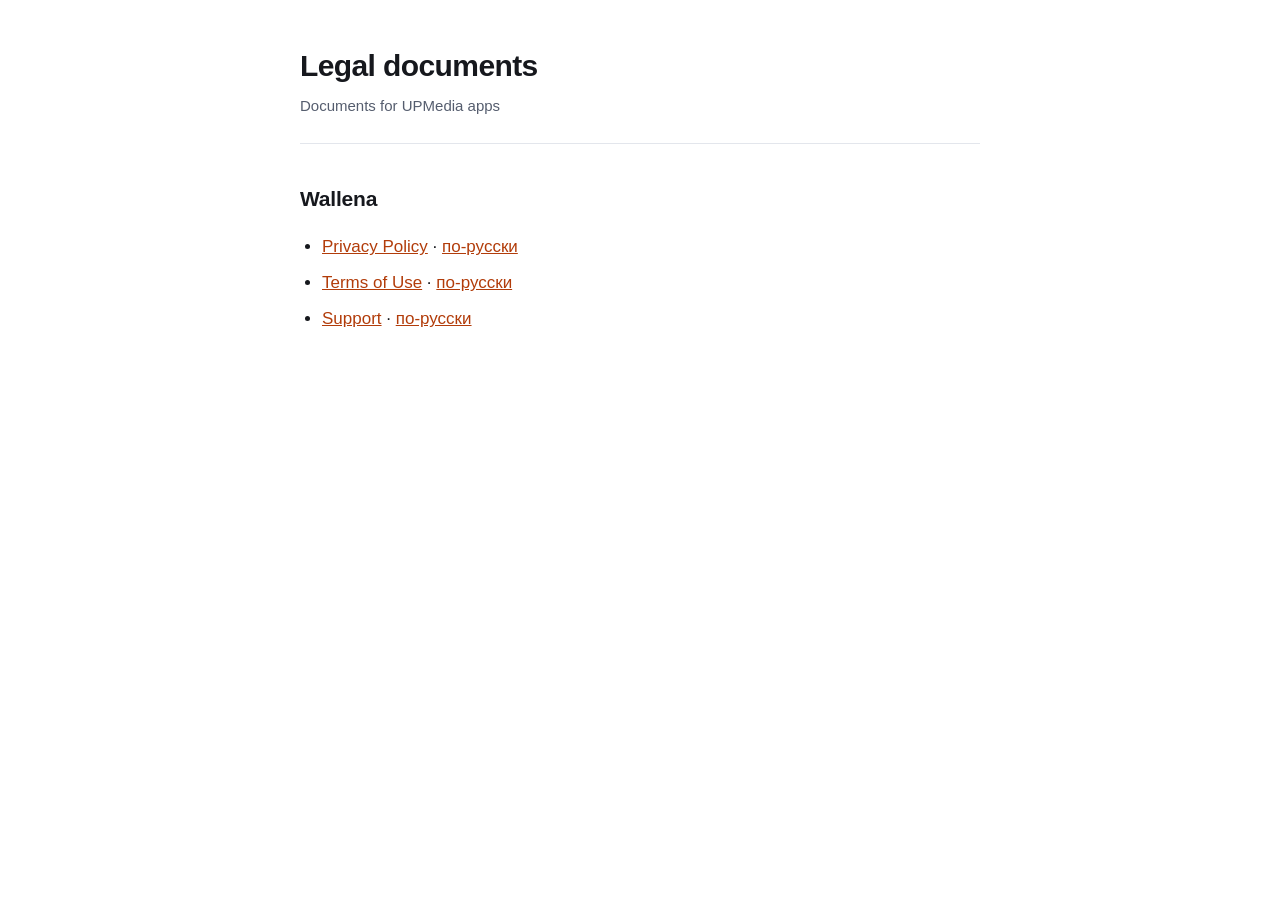
<file: index.html>
<!doctype html>
<html lang="en">
<head>
<meta charset="utf-8">
<meta name="viewport" content="width=device-width, initial-scale=1">
<title>UPMedia — legal documents</title>
<link rel="stylesheet" href="style.css">
</head>
<body>
<main>
<header>
  <h1>Legal documents</h1>
  <p class="meta">Documents for UPMedia apps</p>
</header>
<h2>Wallena</h2>
<ul>
  <li><a href="wallena/privacy/">Privacy Policy</a> · <a href="wallena/privacy/ru/">по-русски</a></li>
  <li><a href="wallena/terms/">Terms of Use</a> · <a href="wallena/terms/ru/">по-русски</a></li>
  <li><a href="wallena/support/">Support</a> · <a href="wallena/support/ru/">по-русски</a></li>
</ul>
</main>
</body>
</html>
</file>
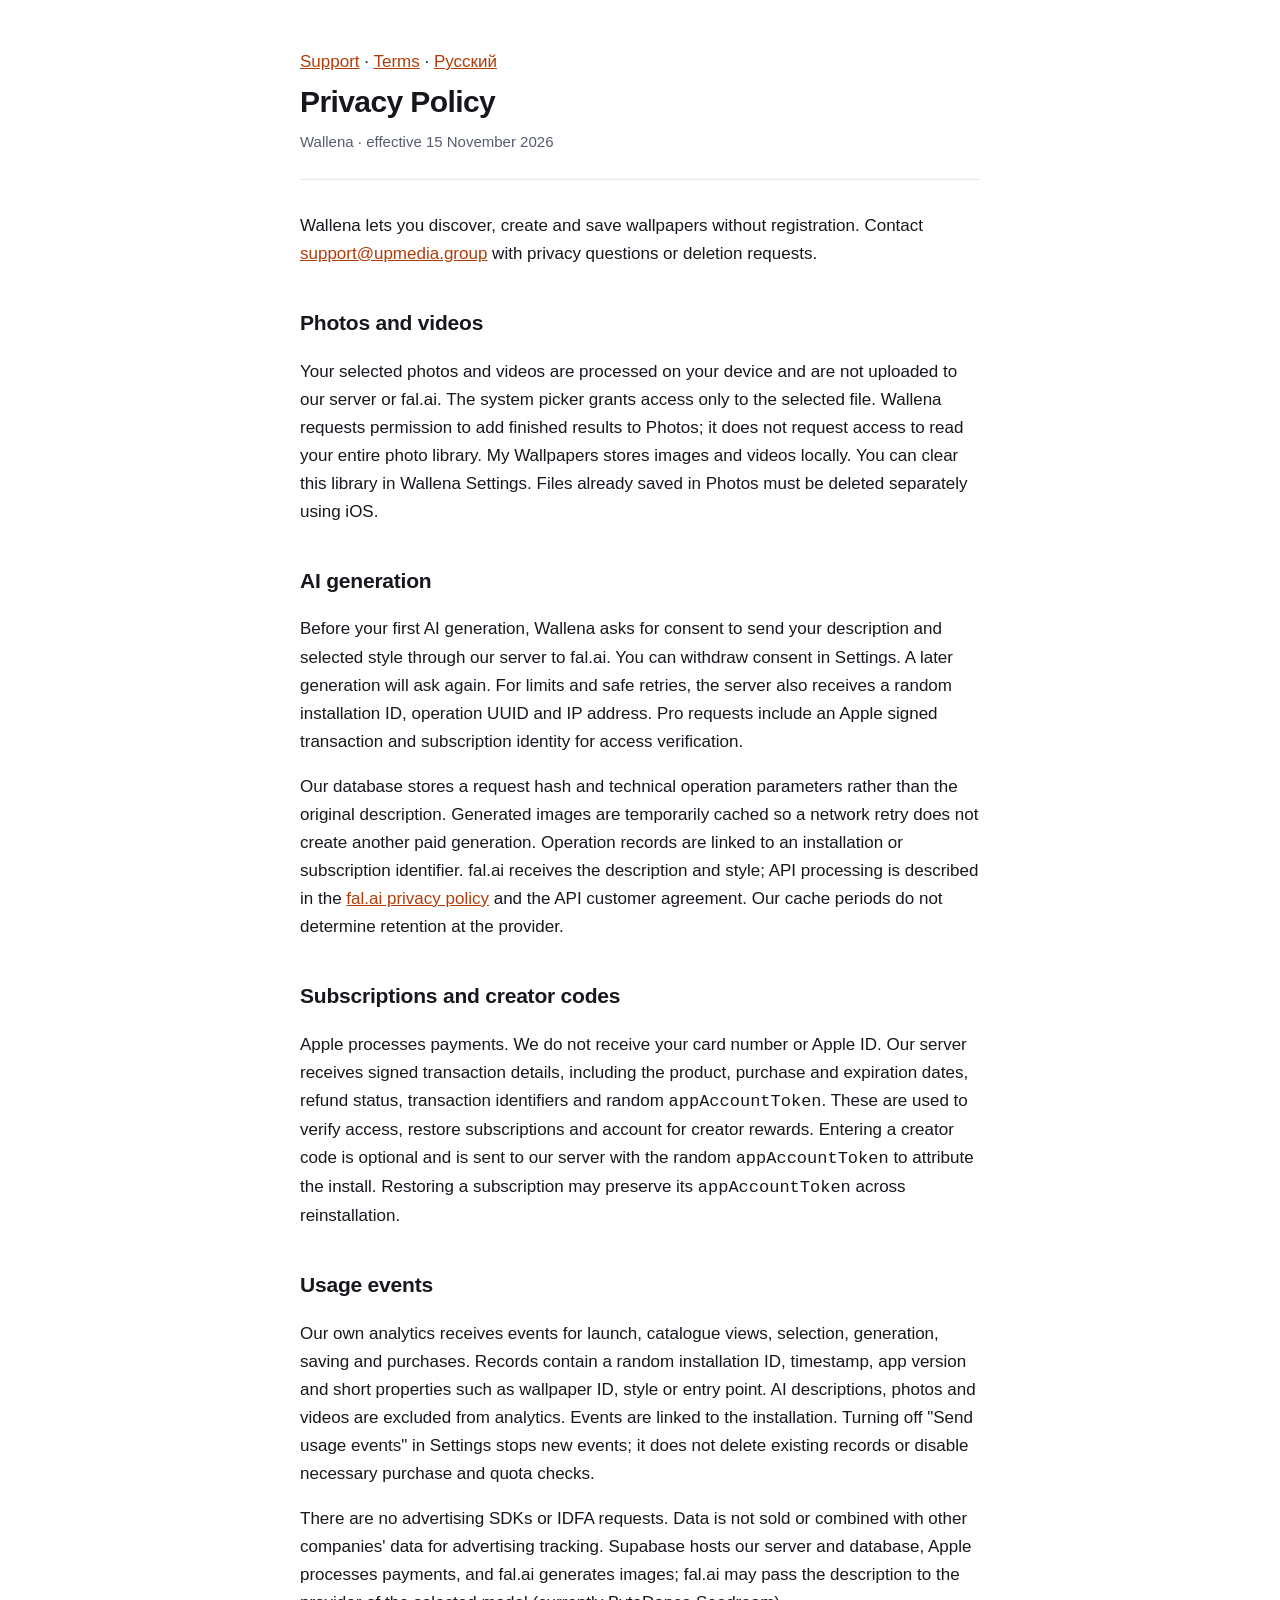
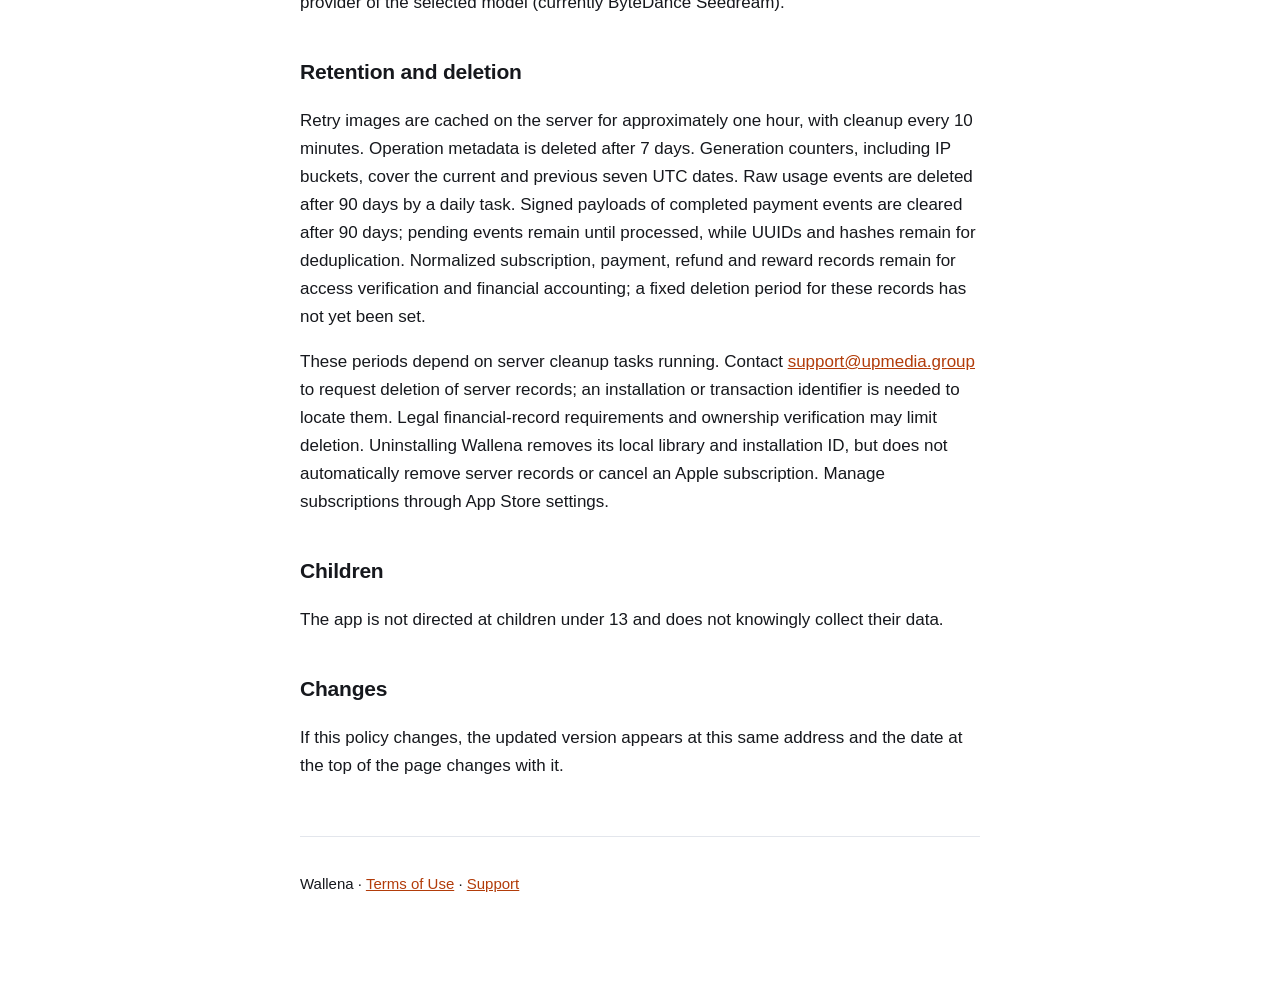
<file: wallena/privacy/index.html>
<!doctype html>
<html lang="en">
<head>
<meta charset="utf-8">
<meta name="viewport" content="width=device-width, initial-scale=1">
<title>Privacy Policy — Wallena</title>
<link rel="stylesheet" href="../../style.css">
</head>
<body>
<main>
<header>
  <a class="back" href="../support/">Support</a> · <a href="../terms/">Terms</a> · <a href="ru/">Русский</a>
  <h1>Privacy Policy</h1>
  <p class="meta">Wallena · effective 15 November 2026</p>
</header>

<p>Wallena lets you discover, create and save wallpapers without registration. Contact <a href="mailto:support@upmedia.group">support@upmedia.group</a> with privacy questions or deletion requests.</p>

<h2>Photos and videos</h2>
<p>Your selected photos and videos are processed on your device and are not uploaded to our server or fal.ai. The system picker grants access only to the selected file. Wallena requests permission to add finished results to Photos; it does not request access to read your entire photo library. My Wallpapers stores images and videos locally. You can clear this library in Wallena Settings. Files already saved in Photos must be deleted separately using iOS.</p>

<h2>AI generation</h2>
<p>Before your first AI generation, Wallena asks for consent to send your description and selected style through our server to fal.ai. You can withdraw consent in Settings. A later generation will ask again. For limits and safe retries, the server also receives a random installation ID, operation UUID and IP address. Pro requests include an Apple signed transaction and subscription identity for access verification.</p>
<p>Our database stores a request hash and technical operation parameters rather than the original description. Generated images are temporarily cached so a network retry does not create another paid generation. Operation records are linked to an installation or subscription identifier. fal.ai receives the description and style; API processing is described in the <a href="https://fal.ai/legal/privacy-policy" rel="noopener">fal.ai privacy policy</a> and the API customer agreement. Our cache periods do not determine retention at the provider.</p>

<h2>Subscriptions and creator codes</h2>
<p>Apple processes payments. We do not receive your card number or Apple ID. Our server receives signed transaction details, including the product, purchase and expiration dates, refund status, transaction identifiers and random <code>appAccountToken</code>. These are used to verify access, restore subscriptions and account for creator rewards. Entering a creator code is optional and is sent to our server with the random <code>appAccountToken</code> to attribute the install. Restoring a subscription may preserve its <code>appAccountToken</code> across reinstallation.</p>

<h2>Usage events</h2>
<p>Our own analytics receives events for launch, catalogue views, selection, generation, saving and purchases. Records contain a random installation ID, timestamp, app version and short properties such as wallpaper ID, style or entry point. AI descriptions, photos and videos are excluded from analytics. Events are linked to the installation. Turning off "Send usage events" in Settings stops new events; it does not delete existing records or disable necessary purchase and quota checks.</p>
<p>There are no advertising SDKs or IDFA requests. Data is not sold or combined with other companies' data for advertising tracking. Supabase hosts our server and database, Apple processes payments, and fal.ai generates images; fal.ai may pass the description to the provider of the selected model (currently ByteDance Seedream).</p>

<h2>Retention and deletion</h2>
<p>Retry images are cached on the server for approximately one hour, with cleanup every 10 minutes. Operation metadata is deleted after 7 days. Generation counters, including IP buckets, cover the current and previous seven UTC dates. Raw usage events are deleted after 90 days by a daily task. Signed payloads of completed payment events are cleared after 90 days; pending events remain until processed, while UUIDs and hashes remain for deduplication. Normalized subscription, payment, refund and reward records remain for access verification and financial accounting; a fixed deletion period for these records has not yet been set.</p>
<p>These periods depend on server cleanup tasks running. Contact <a href="mailto:support@upmedia.group">support@upmedia.group</a> to request deletion of server records; an installation or transaction identifier is needed to locate them. Legal financial-record requirements and ownership verification may limit deletion. Uninstalling Wallena removes its local library and installation ID, but does not automatically remove server records or cancel an Apple subscription. Manage subscriptions through App Store settings.</p>

<h2>Children</h2>
<p>The app is not directed at children under 13 and does not knowingly collect their data.</p>

<h2>Changes</h2>
<p>If this policy changes, the updated version appears at this same address and the date at the top of the page changes with it.</p>

<footer>
  <p>Wallena · <a href="../terms/">Terms of Use</a> · <a href="../support/">Support</a></p>
</footer>
</main>
</body>
</html>
</file>
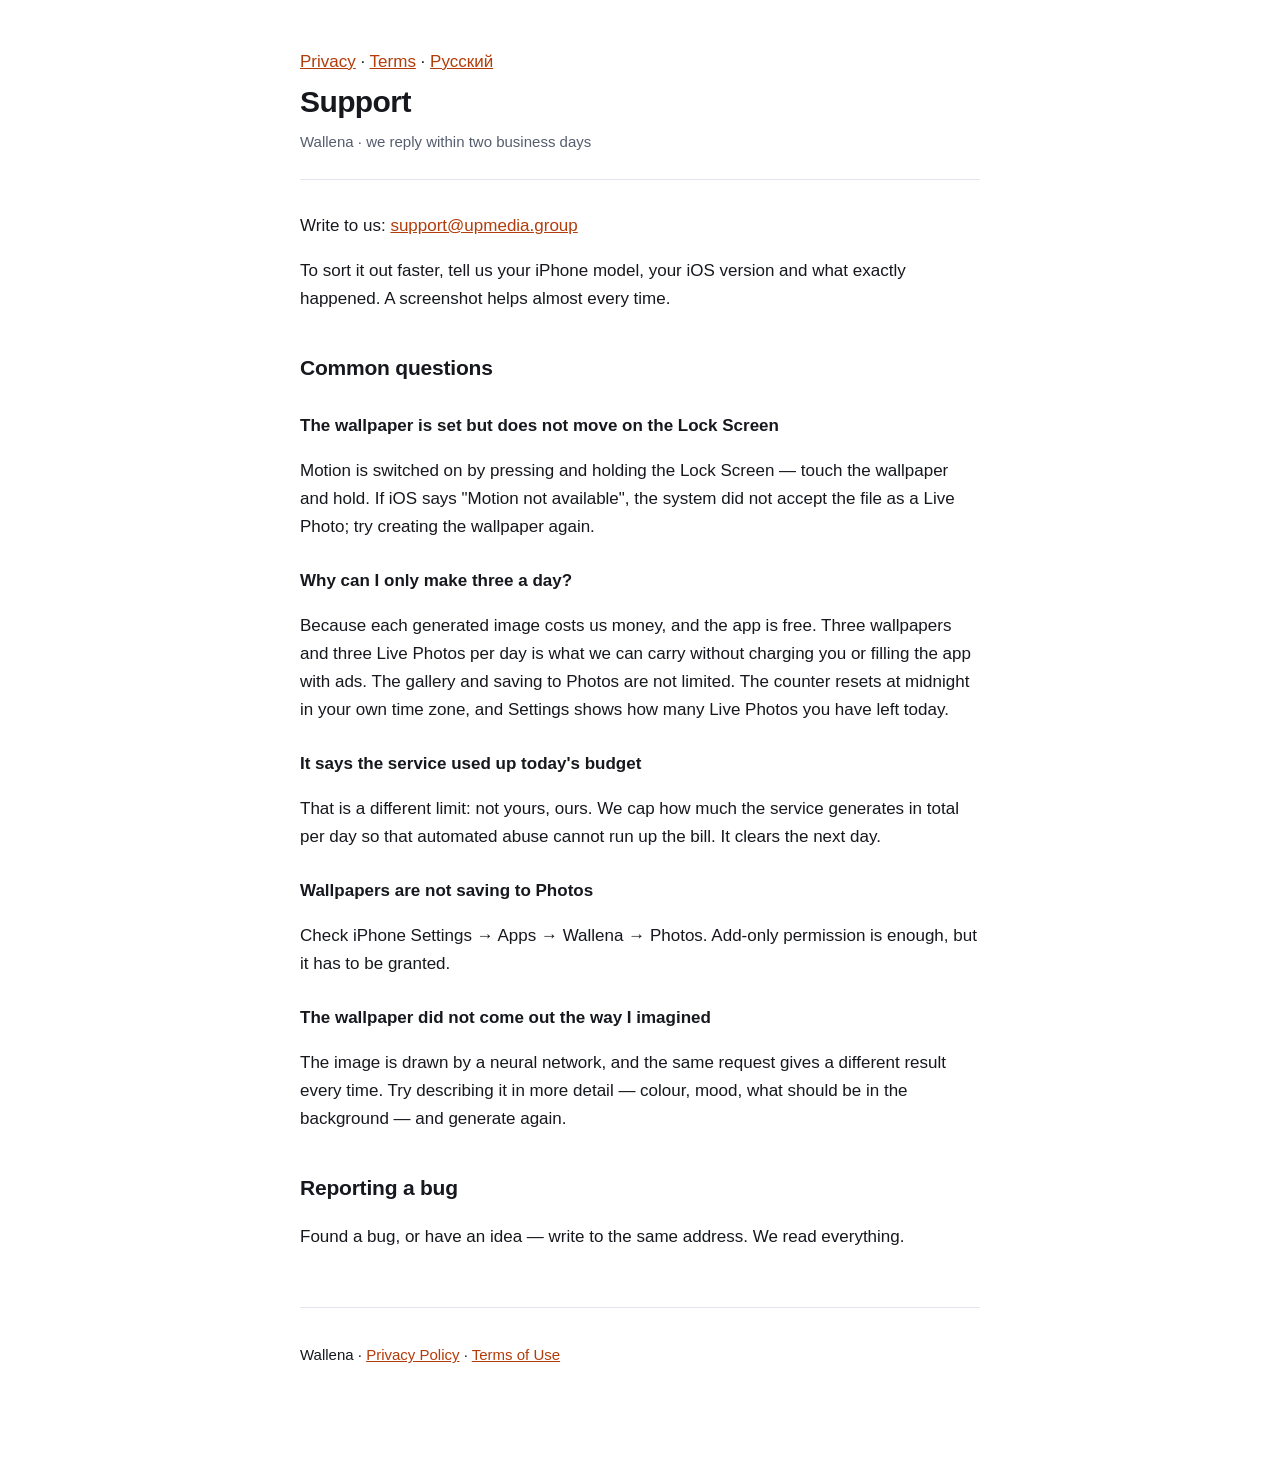
<file: wallena/support/index.html>
<!doctype html>
<html lang="en">
<head>
<meta charset="utf-8">
<meta name="viewport" content="width=device-width, initial-scale=1">
<title>Support — Wallena</title>
<link rel="stylesheet" href="../../style.css">
</head>
<body>
<main>
<header>
  <a class="back" href="../privacy/">Privacy</a> · <a href="../terms/">Terms</a> · <a href="ru/">Русский</a>
  <h1>Support</h1>
  <p class="meta">Wallena · we reply within two business days</p>
</header>

<p>Write to us: <a href="mailto:support@upmedia.group">support@upmedia.group</a></p>
<p>To sort it out faster, tell us your iPhone model, your iOS version and what exactly happened. A screenshot helps almost every time.</p>

<h2>Common questions</h2>

<h3>The wallpaper is set but does not move on the Lock Screen</h3>
<p>Motion is switched on by pressing and holding the Lock Screen — touch the wallpaper and hold. If iOS says "Motion not available", the system did not accept the file as a Live Photo; try creating the wallpaper again.</p>

<h3>Why can I only make three a day?</h3>
<p>Because each generated image costs us money, and the app is free. Three
wallpapers and three Live Photos per day is what we can carry without charging
you or filling the app with ads. The gallery and saving to Photos are not
limited. The counter resets at midnight in your own time zone, and Settings
shows how many Live Photos you have left today.</p>

<h3>It says the service used up today's budget</h3>
<p>That is a different limit: not yours, ours. We cap how much the service
generates in total per day so that automated abuse cannot run up the bill.
It clears the next day.</p>

<h3>Wallpapers are not saving to Photos</h3>
<p>Check iPhone Settings → Apps → Wallena → Photos. Add-only permission is enough, but it has to be granted.</p>

<h3>The wallpaper did not come out the way I imagined</h3>
<p>The image is drawn by a neural network, and the same request gives a different result every time. Try describing it in more detail — colour, mood, what should be in the background — and generate again.</p>

<h2>Reporting a bug</h2>
<p>Found a bug, or have an idea — write to the same address. We read everything.</p>

<footer>
  <p>Wallena · <a href="../privacy/">Privacy Policy</a> · <a href="../terms/">Terms of Use</a></p>
</footer>
</main>
</body>
</html>
</file>
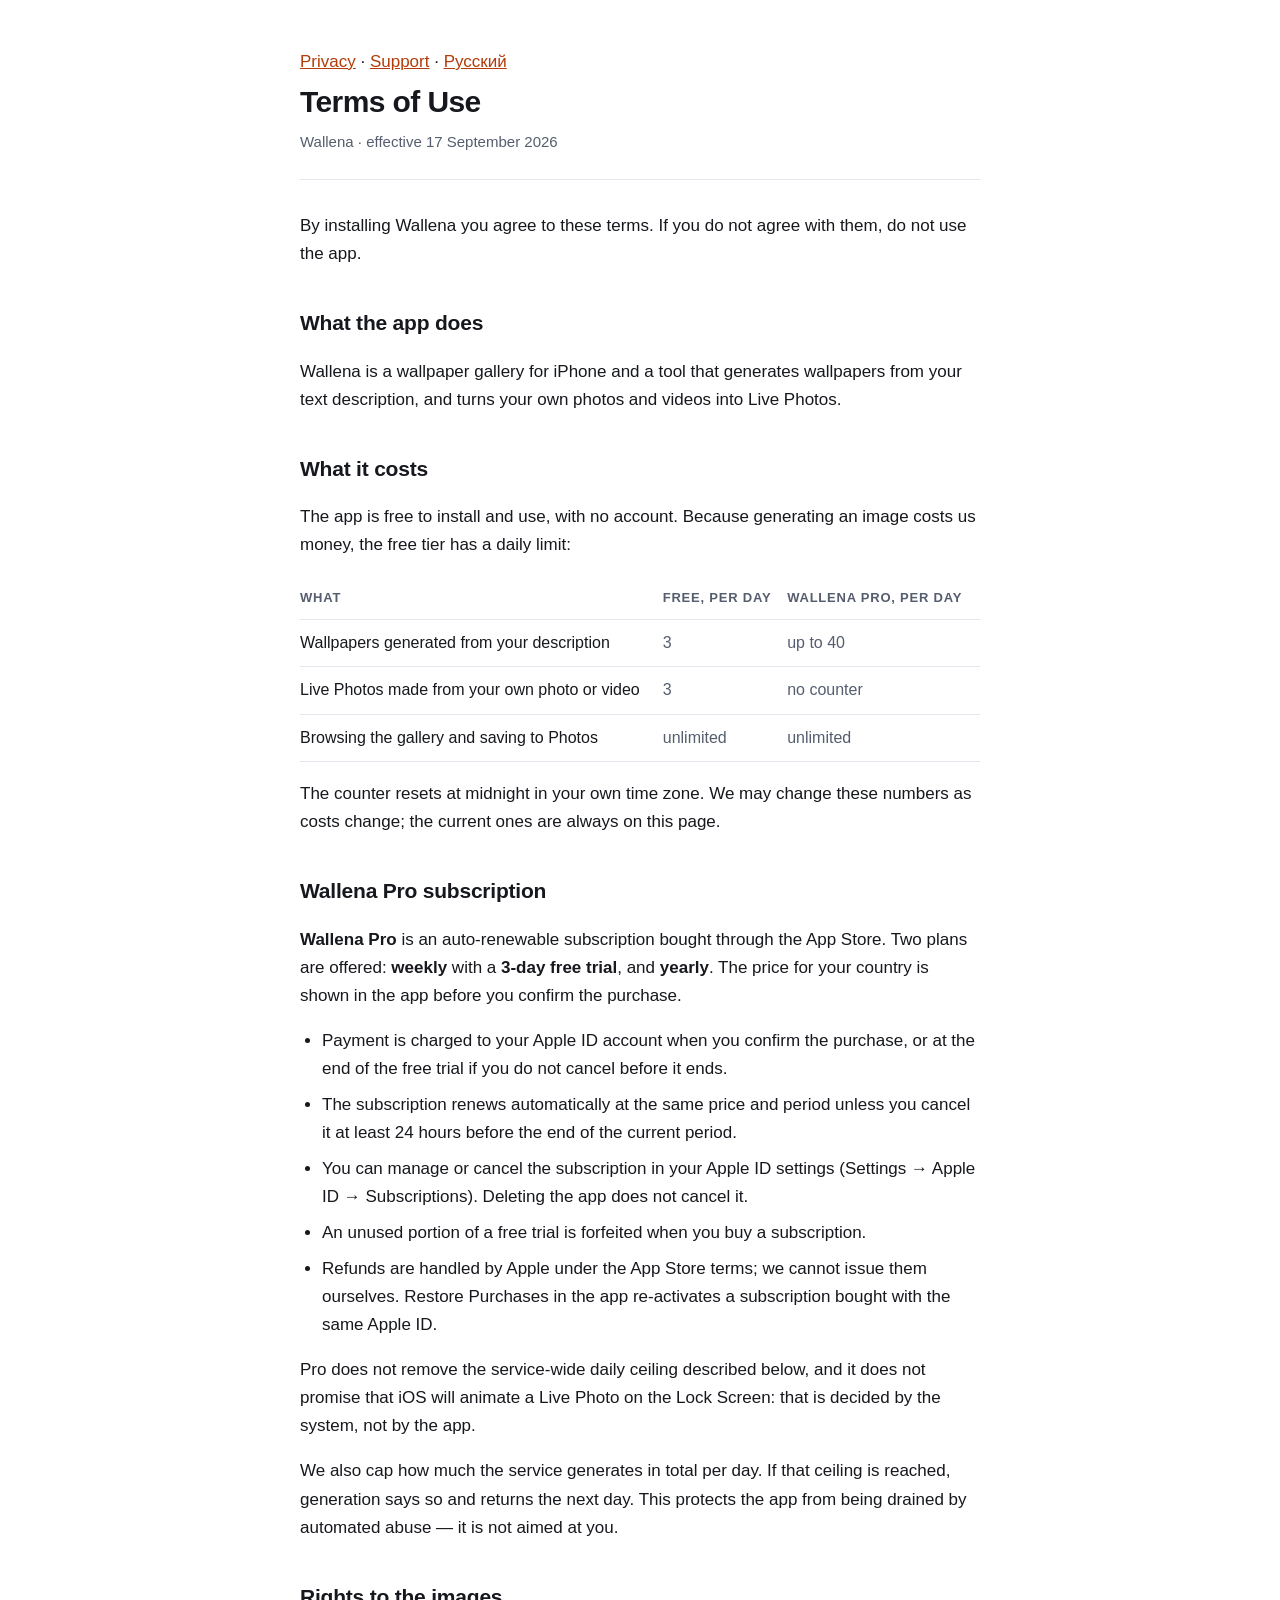
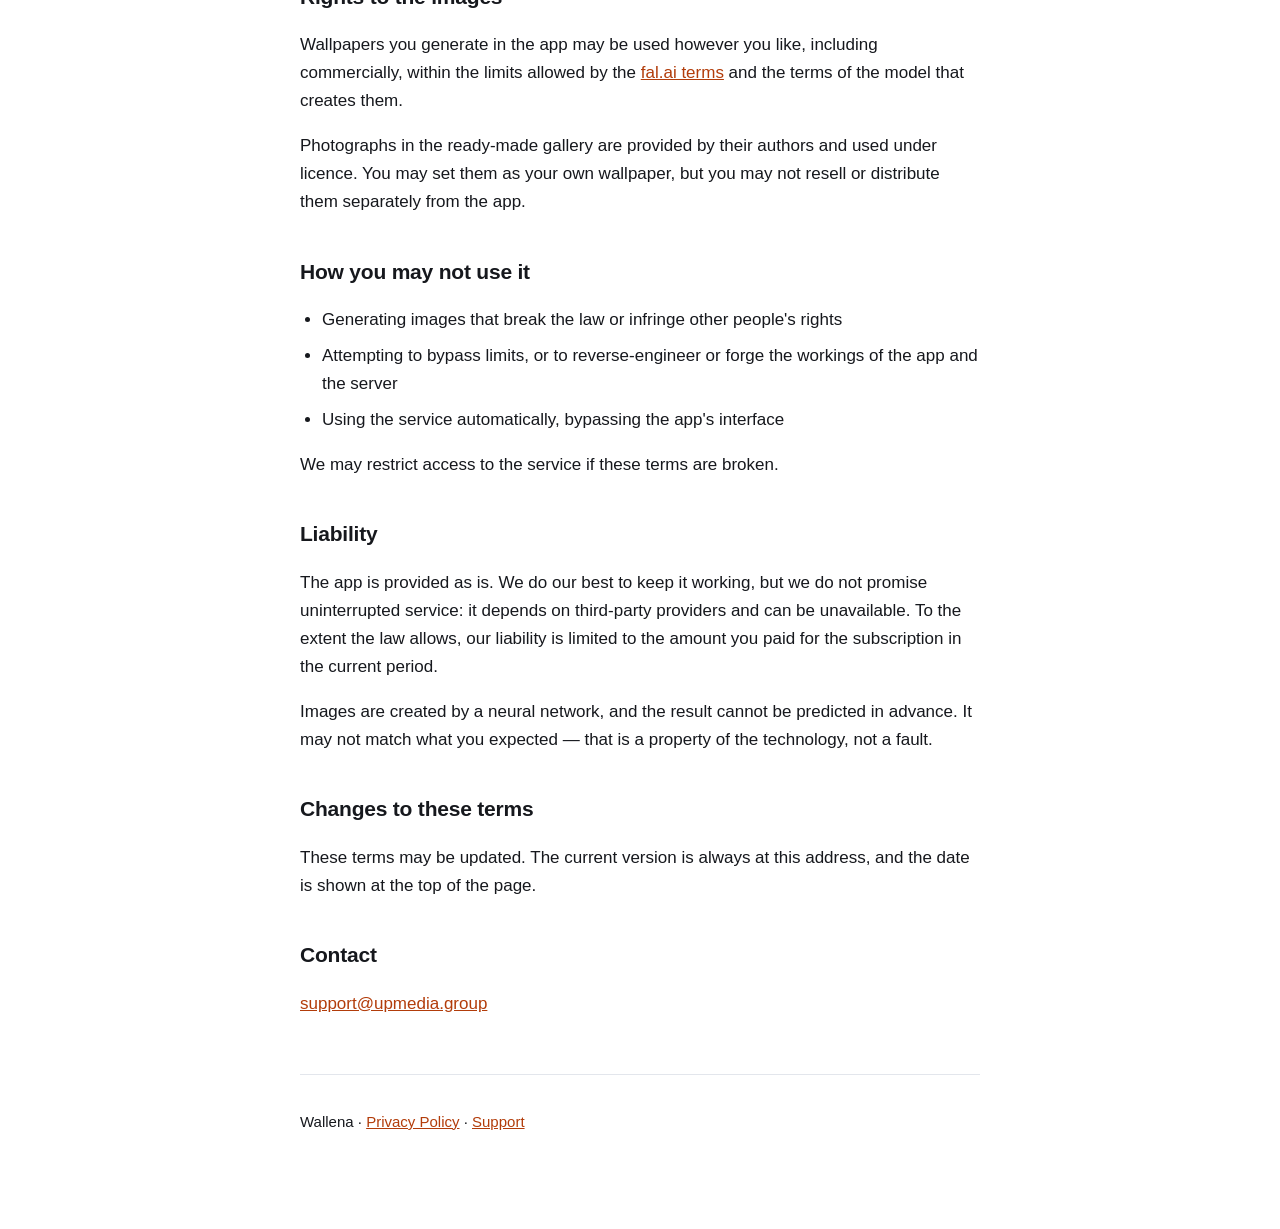
<file: wallena/terms/index.html>
<!doctype html>
<html lang="en">
<head>
<meta charset="utf-8">
<meta name="viewport" content="width=device-width, initial-scale=1">
<title>Terms of Use — Wallena</title>
<link rel="stylesheet" href="../../style.css">
</head>
<body>
<main>
<header>
  <a class="back" href="../privacy/">Privacy</a> · <a href="../support/">Support</a> · <a href="ru/">Русский</a>
  <h1>Terms of Use</h1>
  <p class="meta">Wallena · effective 17 September 2026</p>
</header>

<p>By installing Wallena you agree to these terms. If you do not agree with them, do not use the app.</p>

<h2>What the app does</h2>
<p>Wallena is a wallpaper gallery for iPhone and a tool that generates wallpapers from your text description, and turns your own photos and videos into Live Photos.</p>

<h2>What it costs</h2>
<p>The app is free to install and use, with no account. Because generating an
image costs us money, the free tier has a daily limit:</p>
<table>
  <tr><th>What</th><th>Free, per day</th><th>Wallena Pro, per day</th></tr>
  <tr><td>Wallpapers generated from your description</td><td>3</td><td>up to 40</td></tr>
  <tr><td>Live Photos made from your own photo or video</td><td>3</td><td>no counter</td></tr>
  <tr><td>Browsing the gallery and saving to Photos</td><td>unlimited</td><td>unlimited</td></tr>
</table>
<p>The counter resets at midnight in your own time zone. We may change these
numbers as costs change; the current ones are always on this page.</p>

<h2>Wallena Pro subscription</h2>
<p><strong>Wallena Pro</strong> is an auto-renewable subscription bought through
the App Store. Two plans are offered: <strong>weekly</strong> with a
<strong>3-day free trial</strong>, and <strong>yearly</strong>. The price for
your country is shown in the app before you confirm the purchase.</p>
<ul>
  <li>Payment is charged to your Apple ID account when you confirm the purchase,
  or at the end of the free trial if you do not cancel before it ends.</li>
  <li>The subscription renews automatically at the same price and period unless
  you cancel it at least 24 hours before the end of the current period.</li>
  <li>You can manage or cancel the subscription in your Apple ID settings
  (Settings → Apple ID → Subscriptions). Deleting the app does not cancel it.</li>
  <li>An unused portion of a free trial is forfeited when you buy a subscription.</li>
  <li>Refunds are handled by Apple under the App Store terms; we cannot issue
  them ourselves. Restore Purchases in the app re-activates a subscription bought
  with the same Apple ID.</li>
</ul>
<p>Pro does not remove the service-wide daily ceiling described below, and it
does not promise that iOS will animate a Live Photo on the Lock Screen: that is
decided by the system, not by the app.</p>
<p>We also cap how much the service generates in total per day. If that ceiling
is reached, generation says so and returns the next day. This protects the app
from being drained by automated abuse — it is not aimed at you.</p>

<h2>Rights to the images</h2>
<p>Wallpapers you generate in the app may be used however you like, including commercially, within the limits allowed by the <a href="https://fal.ai/legal/terms-of-service" rel="noopener">fal.ai terms</a> and the terms of the model that creates them.</p>
<p>Photographs in the ready-made gallery are provided by their authors and used under licence. You may set them as your own wallpaper, but you may not resell or distribute them separately from the app.</p>

<h2>How you may not use it</h2>
<ul>
  <li>Generating images that break the law or infringe other people's rights</li>
  <li>Attempting to bypass limits, or to reverse-engineer or forge the workings of the app and the server</li>
  <li>Using the service automatically, bypassing the app's interface</li>
</ul>
<p>We may restrict access to the service if these terms are broken.</p>

<h2>Liability</h2>
<p>The app is provided as is. We do our best to keep it working, but we do not promise uninterrupted service: it depends on third-party providers and can be unavailable. To the extent the law allows, our liability is limited to the amount you paid for the subscription in the current period.</p>
<p>Images are created by a neural network, and the result cannot be predicted in advance. It may not match what you expected — that is a property of the technology, not a fault.</p>

<h2>Changes to these terms</h2>
<p>These terms may be updated. The current version is always at this address, and the date is shown at the top of the page.</p>

<h2>Contact</h2>
<p><a href="mailto:support@upmedia.group">support@upmedia.group</a></p>

<footer>
  <p>Wallena · <a href="../privacy/">Privacy Policy</a> · <a href="../support/">Support</a></p>
</footer>
</main>
</body>
</html>
</file>
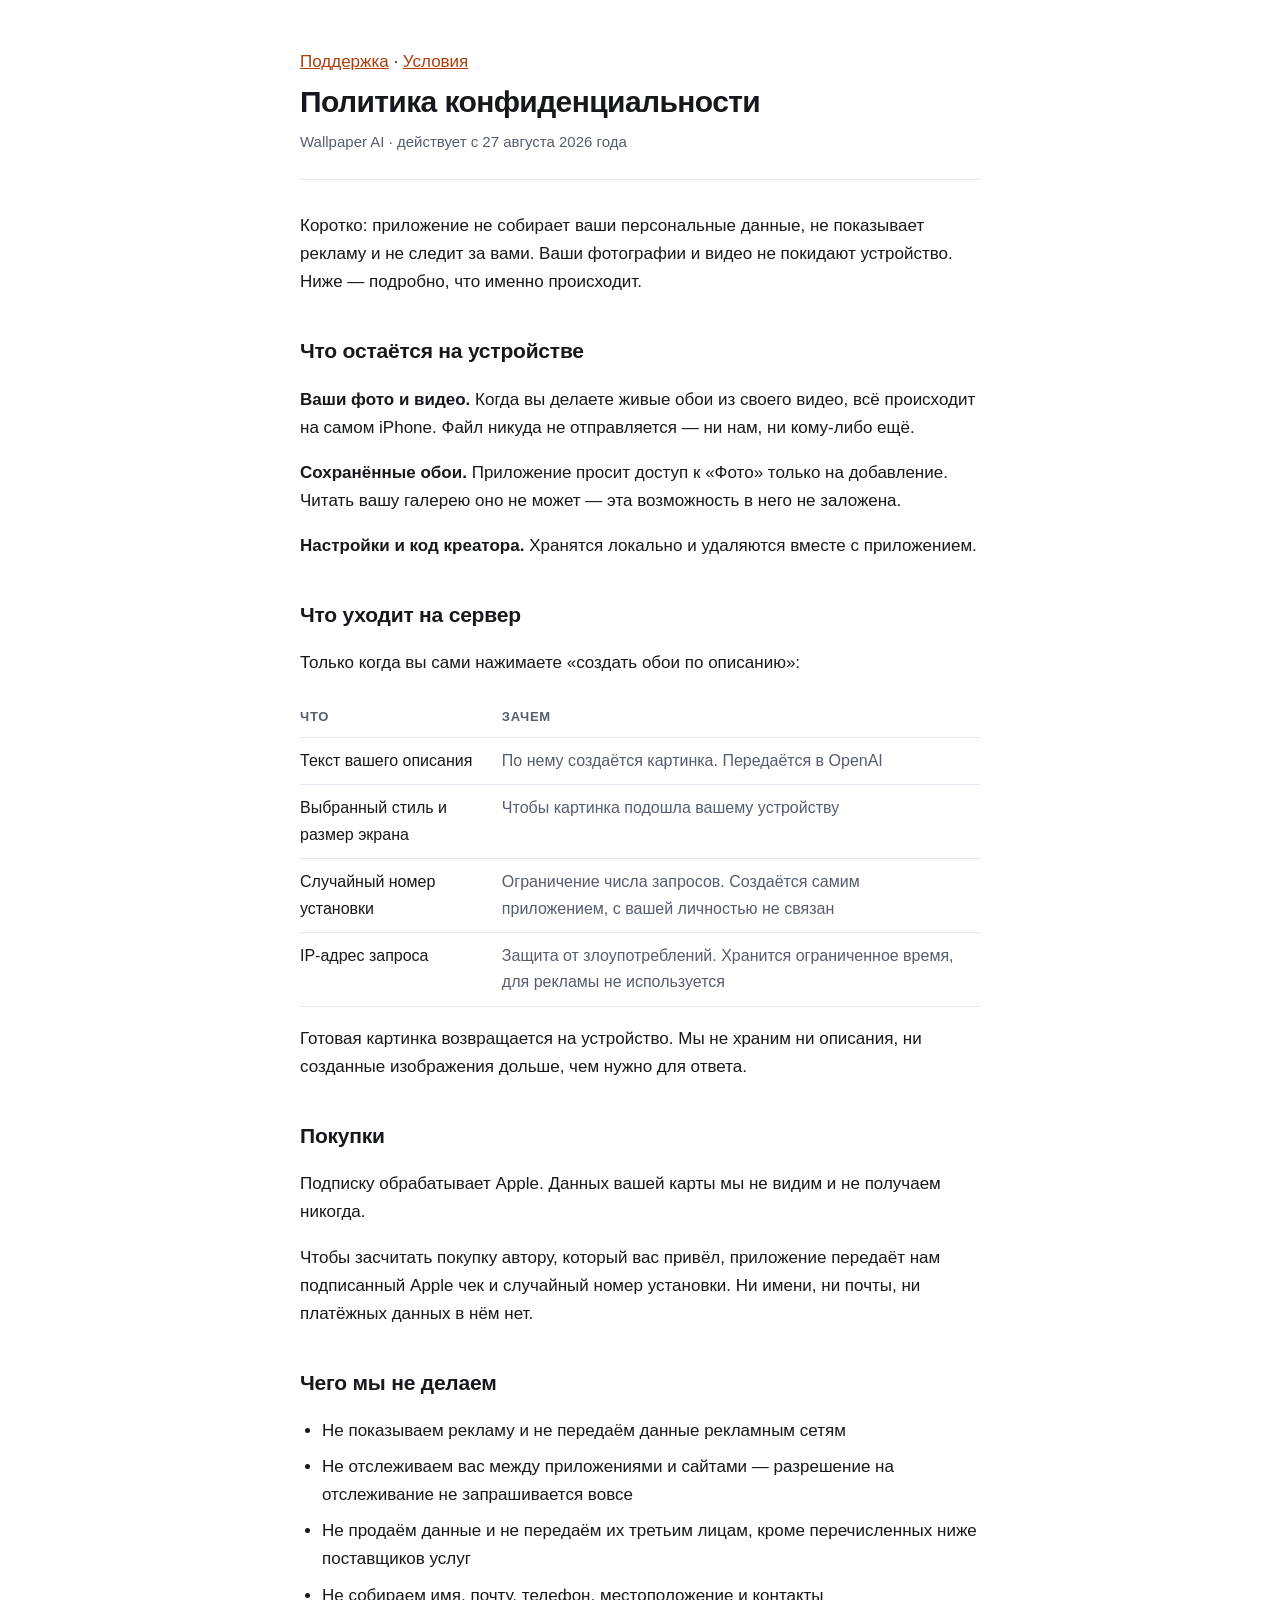
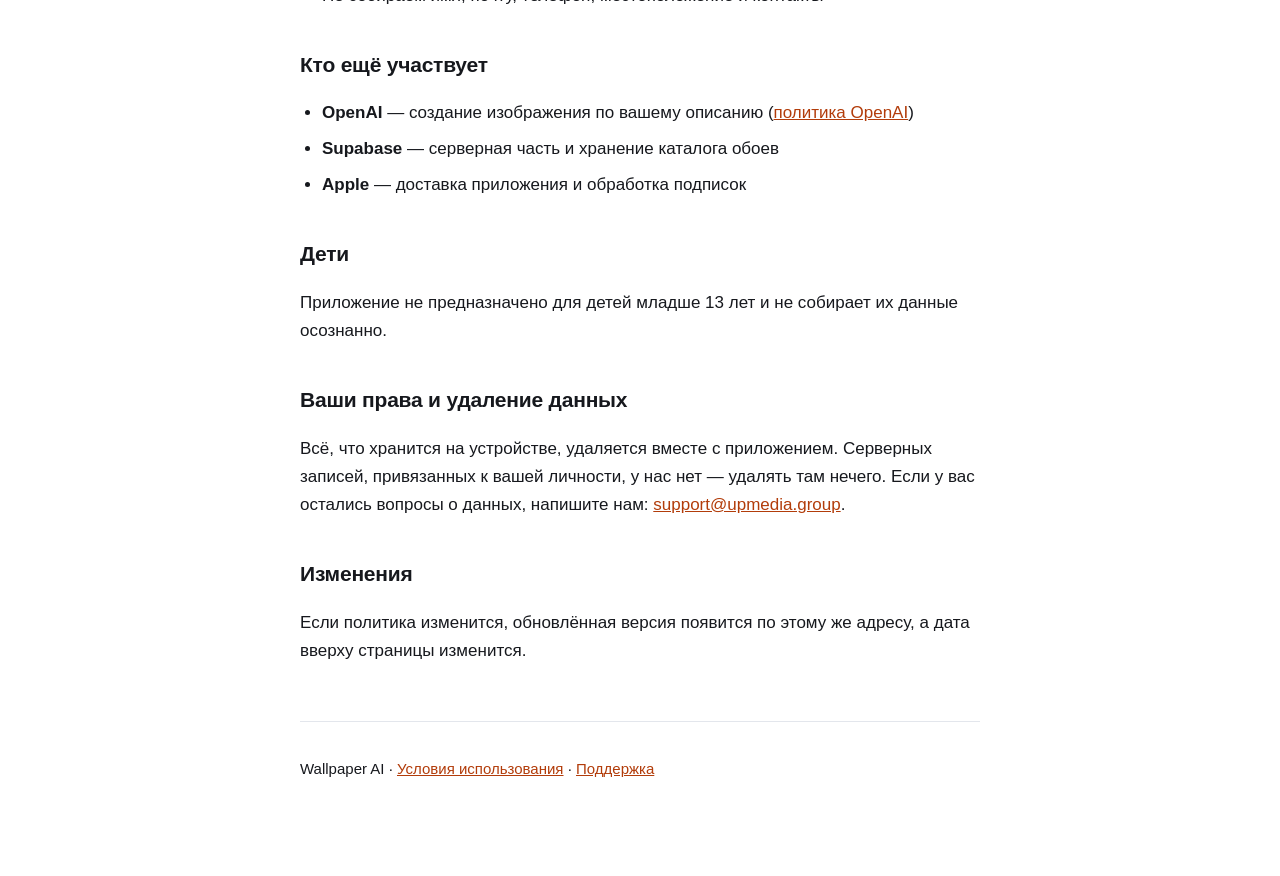
<file: wallpaper/privacy/index.html>
<!doctype html>
<html lang="ru">
<head>
<meta charset="utf-8">
<meta name="viewport" content="width=device-width, initial-scale=1">
<title>Политика конфиденциальности — Wallpaper AI</title>
<link rel="stylesheet" href="../../style.css">
</head>
<body>
<main>
<header>
  <a class="back" href="../support/">Поддержка</a> · <a href="../terms/">Условия</a>
  <h1>Политика конфиденциальности</h1>
  <p class="meta">Wallpaper AI · действует с 27 августа 2026 года</p>
</header>

<p>Коротко: приложение не собирает ваши персональные данные, не показывает рекламу и не следит за вами. Ваши фотографии и видео не покидают устройство. Ниже — подробно, что именно происходит.</p>

<h2>Что остаётся на устройстве</h2>
<p><strong>Ваши фото и видео.</strong> Когда вы делаете живые обои из своего видео, всё происходит на самом iPhone. Файл никуда не отправляется — ни нам, ни кому-либо ещё.</p>
<p><strong>Сохранённые обои.</strong> Приложение просит доступ к «Фото» только на добавление. Читать вашу галерею оно не может — эта возможность в него не заложена.</p>
<p><strong>Настройки и код креатора.</strong> Хранятся локально и удаляются вместе с приложением.</p>

<h2>Что уходит на сервер</h2>
<p>Только когда вы сами нажимаете «создать обои по описанию»:</p>
<table>
  <tr><th>Что</th><th>Зачем</th></tr>
  <tr><td>Текст вашего описания</td><td>По нему создаётся картинка. Передаётся в OpenAI</td></tr>
  <tr><td>Выбранный стиль и размер экрана</td><td>Чтобы картинка подошла вашему устройству</td></tr>
  <tr><td>Случайный номер установки</td><td>Ограничение числа запросов. Создаётся самим приложением, с вашей личностью не связан</td></tr>
  <tr><td>IP-адрес запроса</td><td>Защита от злоупотреблений. Хранится ограниченное время, для рекламы не используется</td></tr>
</table>
<p>Готовая картинка возвращается на устройство. Мы не храним ни описания, ни созданные изображения дольше, чем нужно для ответа.</p>

<h2>Покупки</h2>
<p>Подписку обрабатывает Apple. Данных вашей карты мы не видим и не получаем никогда.</p>
<p>Чтобы засчитать покупку автору, который вас привёл, приложение передаёт нам подписанный Apple чек и случайный номер установки. Ни имени, ни почты, ни платёжных данных в нём нет.</p>

<h2>Чего мы не делаем</h2>
<ul>
  <li>Не показываем рекламу и не передаём данные рекламным сетям</li>
  <li>Не отслеживаем вас между приложениями и сайтами — разрешение на отслеживание не запрашивается вовсе</li>
  <li>Не продаём данные и не передаём их третьим лицам, кроме перечисленных ниже поставщиков услуг</li>
  <li>Не собираем имя, почту, телефон, местоположение и контакты</li>
</ul>

<h2>Кто ещё участвует</h2>
<ul>
  <li><strong>OpenAI</strong> — создание изображения по вашему описанию (<a href="https://openai.com/policies" rel="noopener">политика OpenAI</a>)</li>
  <li><strong>Supabase</strong> — серверная часть и хранение каталога обоев</li>
  <li><strong>Apple</strong> — доставка приложения и обработка подписок</li>
</ul>

<h2>Дети</h2>
<p>Приложение не предназначено для детей младше 13 лет и не собирает их данные осознанно.</p>

<h2>Ваши права и удаление данных</h2>
<p>Всё, что хранится на устройстве, удаляется вместе с приложением. Серверных записей, привязанных к вашей личности, у нас нет — удалять там нечего. Если у вас остались вопросы о данных, напишите нам: <a href="mailto:support@upmedia.group">support@upmedia.group</a>.</p>

<h2>Изменения</h2>
<p>Если политика изменится, обновлённая версия появится по этому же адресу, а дата вверху страницы изменится.</p>

<footer>
  <p>Wallpaper AI · <a href="../terms/">Условия использования</a> · <a href="../support/">Поддержка</a></p>
</footer>
</main>
</body>
</html>
</file>
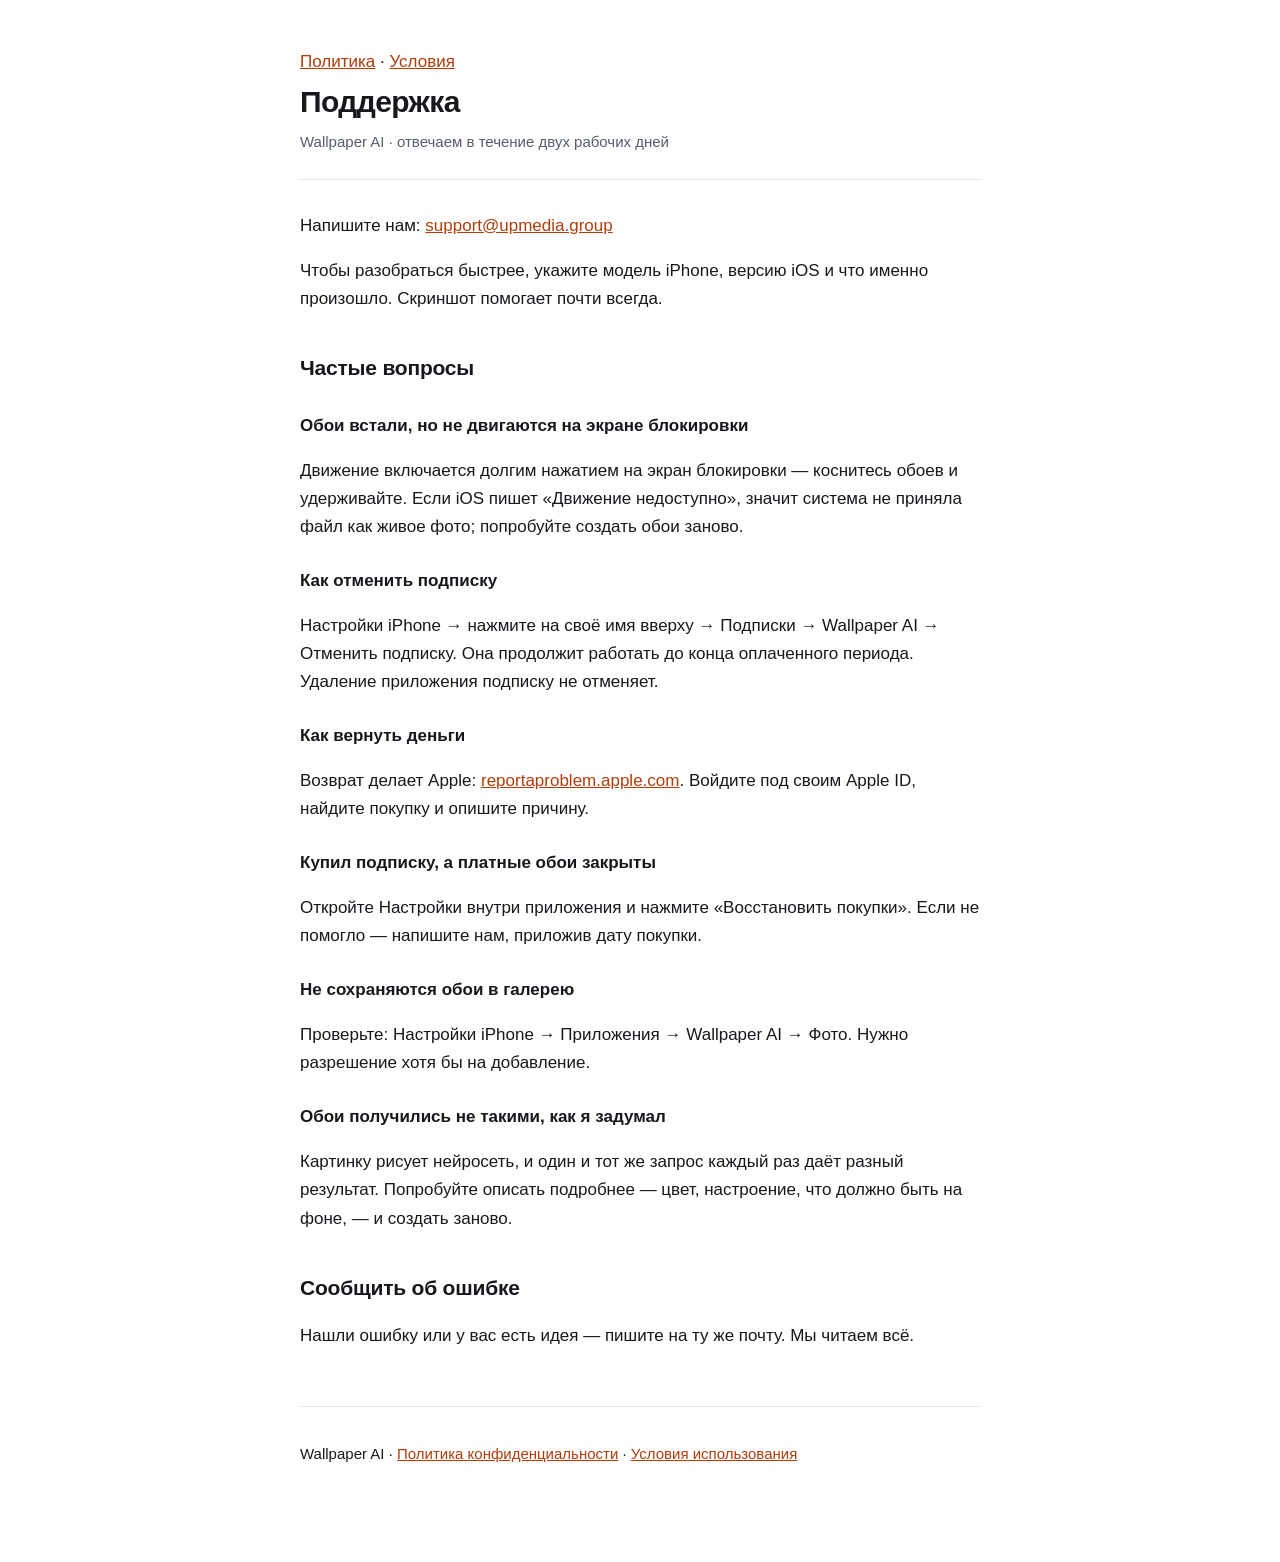
<file: wallpaper/support/index.html>
<!doctype html>
<html lang="ru">
<head>
<meta charset="utf-8">
<meta name="viewport" content="width=device-width, initial-scale=1">
<title>Поддержка — Wallpaper AI</title>
<link rel="stylesheet" href="../../style.css">
</head>
<body>
<main>
<header>
  <a class="back" href="../privacy/">Политика</a> · <a href="../terms/">Условия</a>
  <h1>Поддержка</h1>
  <p class="meta">Wallpaper AI · отвечаем в течение двух рабочих дней</p>
</header>

<p>Напишите нам: <a href="mailto:support@upmedia.group">support@upmedia.group</a></p>
<p>Чтобы разобраться быстрее, укажите модель iPhone, версию iOS и что именно произошло. Скриншот помогает почти всегда.</p>

<h2>Частые вопросы</h2>

<h3>Обои встали, но не двигаются на экране блокировки</h3>
<p>Движение включается долгим нажатием на экран блокировки — коснитесь обоев и удерживайте. Если iOS пишет «Движение недоступно», значит система не приняла файл как живое фото; попробуйте создать обои заново.</p>

<h3>Как отменить подписку</h3>
<p>Настройки iPhone → нажмите на своё имя вверху → Подписки → Wallpaper AI → Отменить подписку. Она продолжит работать до конца оплаченного периода. Удаление приложения подписку не отменяет.</p>

<h3>Как вернуть деньги</h3>
<p>Возврат делает Apple: <a href="https://reportaproblem.apple.com" rel="noopener">reportaproblem.apple.com</a>. Войдите под своим Apple ID, найдите покупку и опишите причину.</p>

<h3>Купил подписку, а платные обои закрыты</h3>
<p>Откройте Настройки внутри приложения и нажмите «Восстановить покупки». Если не помогло — напишите нам, приложив дату покупки.</p>

<h3>Не сохраняются обои в галерею</h3>
<p>Проверьте: Настройки iPhone → Приложения → Wallpaper AI → Фото. Нужно разрешение хотя бы на добавление.</p>

<h3>Обои получились не такими, как я задумал</h3>
<p>Картинку рисует нейросеть, и один и тот же запрос каждый раз даёт разный результат. Попробуйте описать подробнее — цвет, настроение, что должно быть на фоне, — и создать заново.</p>

<h2>Сообщить об ошибке</h2>
<p>Нашли ошибку или у вас есть идея — пишите на ту же почту. Мы читаем всё.</p>

<footer>
  <p>Wallpaper AI · <a href="../privacy/">Политика конфиденциальности</a> · <a href="../terms/">Условия использования</a></p>
</footer>
</main>
</body>
</html>
</file>
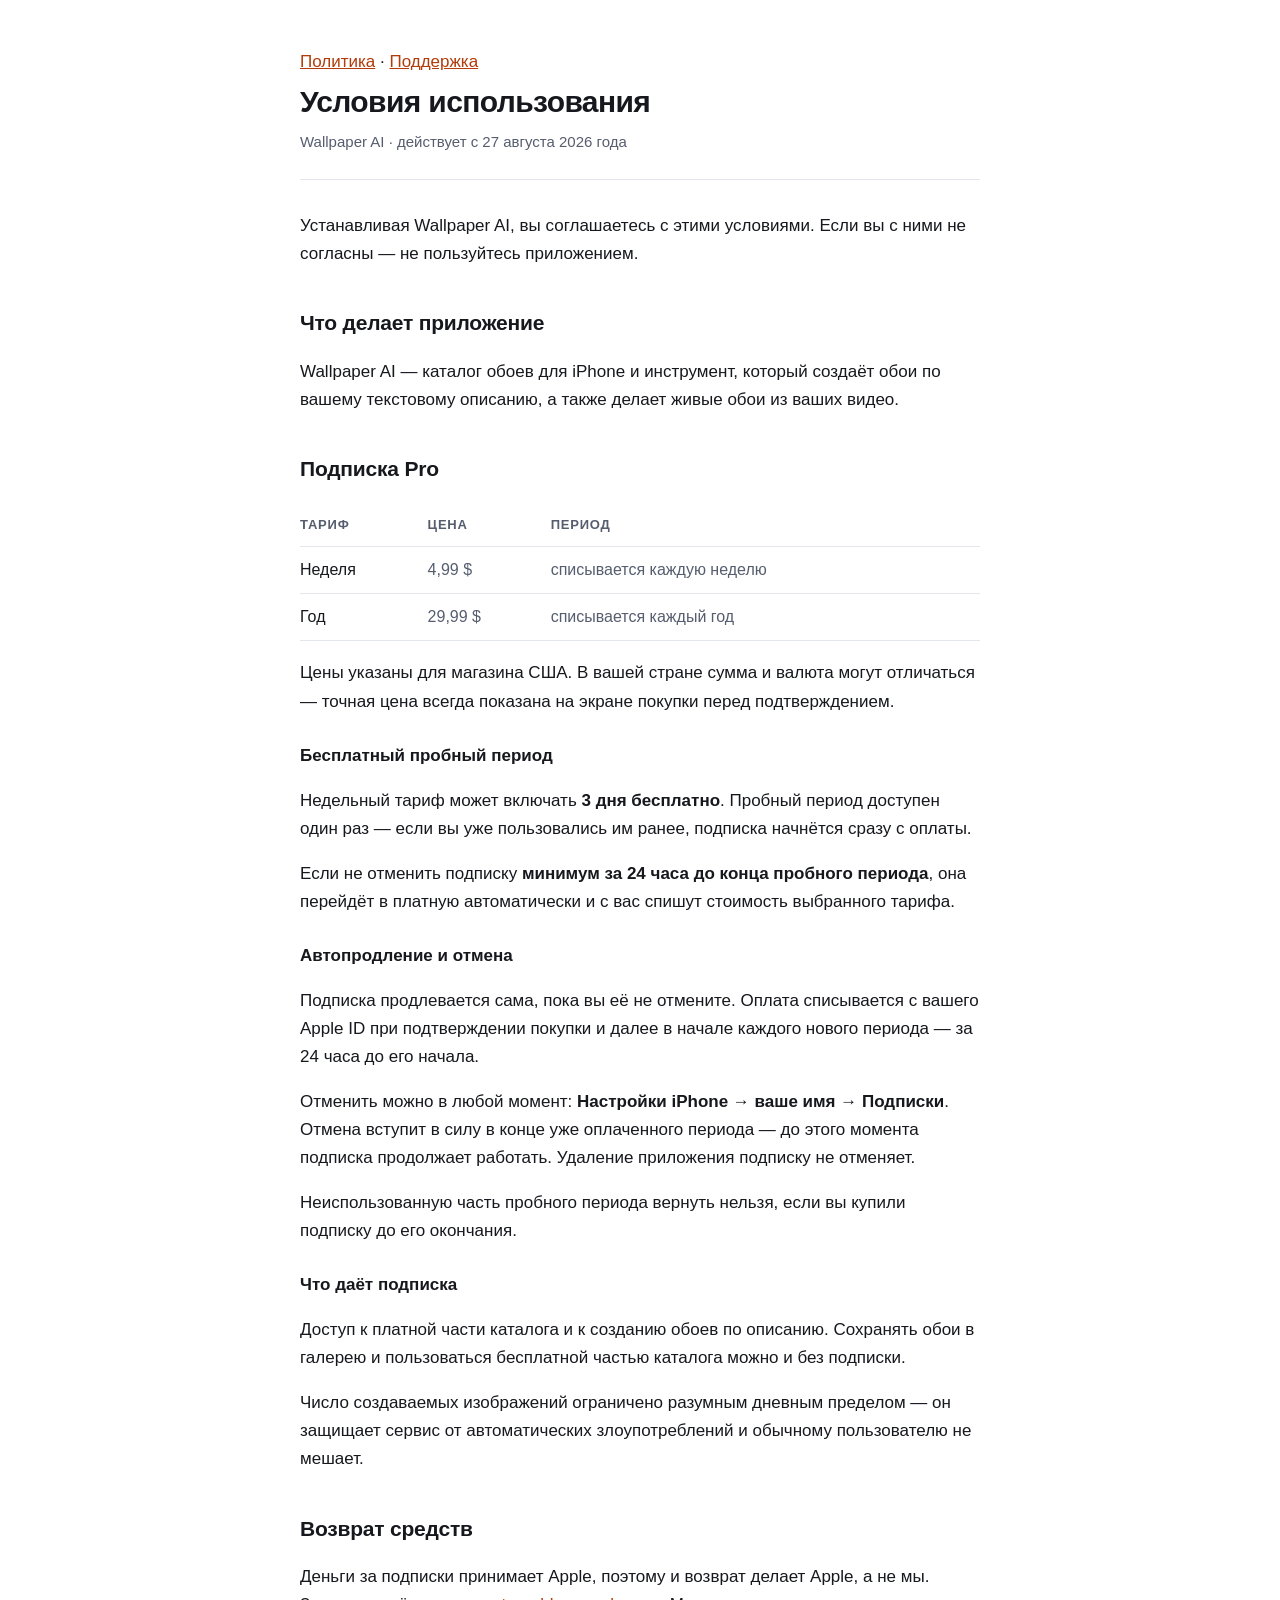
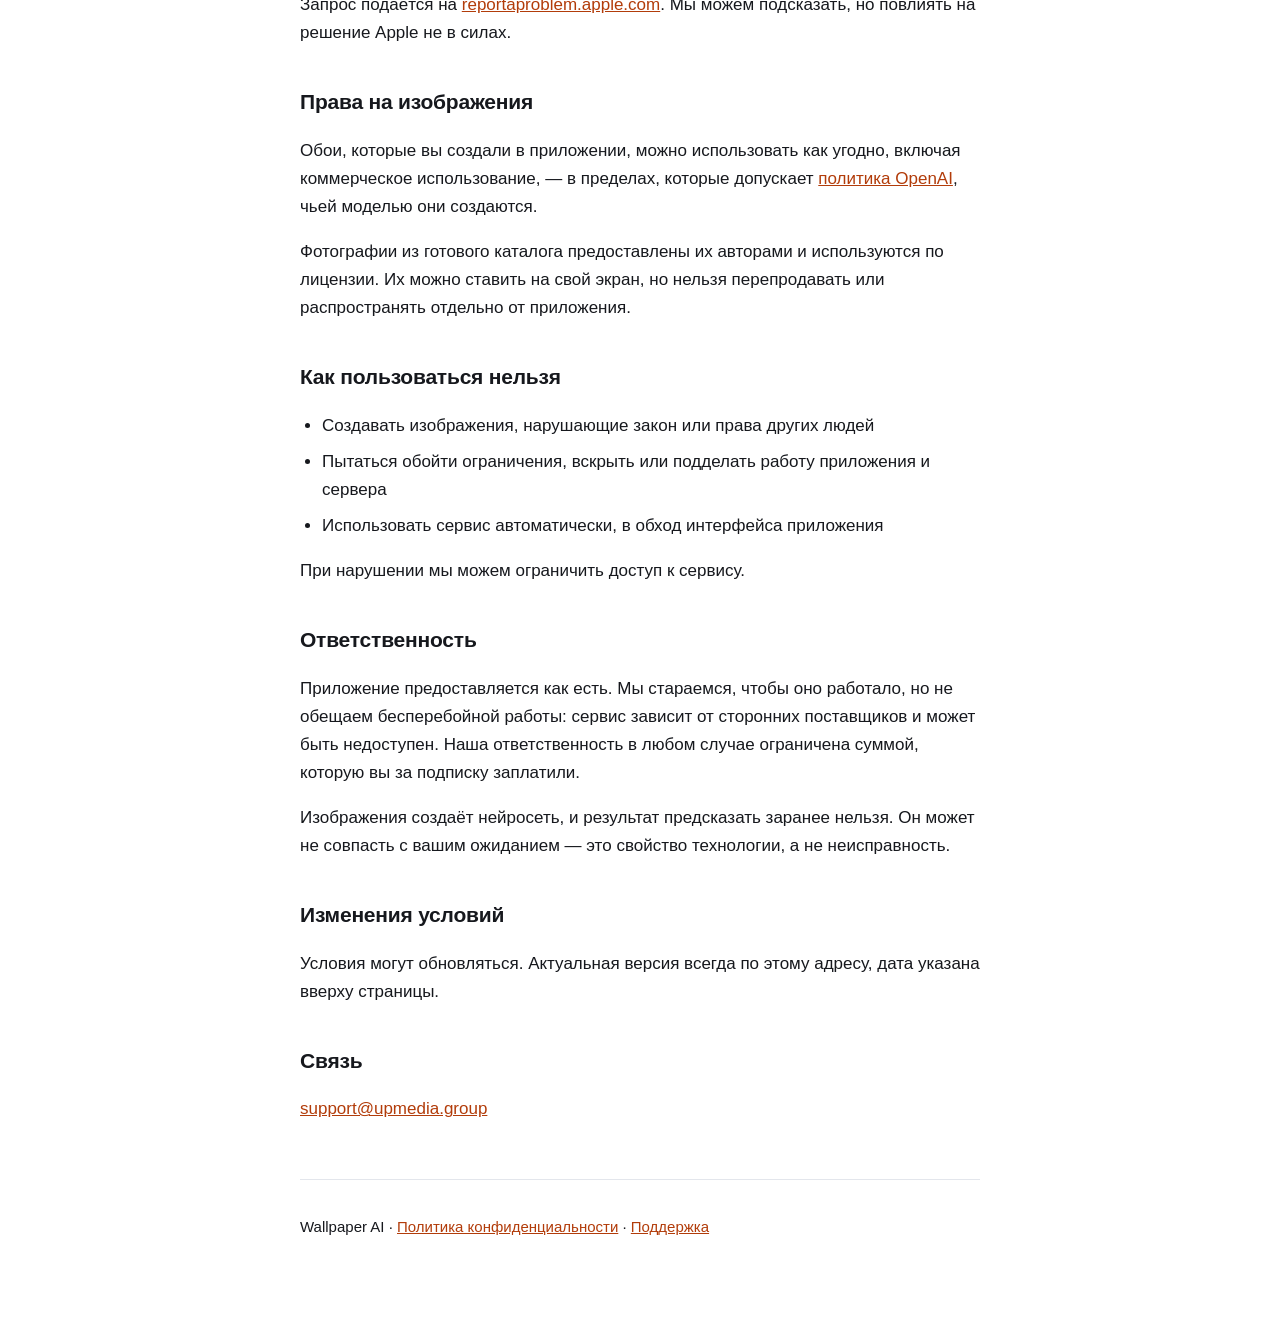
<file: wallpaper/terms/index.html>
<!doctype html>
<html lang="ru">
<head>
<meta charset="utf-8">
<meta name="viewport" content="width=device-width, initial-scale=1">
<title>Условия использования — Wallpaper AI</title>
<link rel="stylesheet" href="../../style.css">
</head>
<body>
<main>
<header>
  <a class="back" href="../privacy/">Политика</a> · <a href="../support/">Поддержка</a>
  <h1>Условия использования</h1>
  <p class="meta">Wallpaper AI · действует с 27 августа 2026 года</p>
</header>

<p>Устанавливая Wallpaper AI, вы соглашаетесь с этими условиями. Если вы с ними не согласны — не пользуйтесь приложением.</p>

<h2>Что делает приложение</h2>
<p>Wallpaper AI — каталог обоев для iPhone и инструмент, который создаёт обои по вашему текстовому описанию, а также делает живые обои из ваших видео.</p>

<h2>Подписка Pro</h2>
<table>
  <tr><th>Тариф</th><th>Цена</th><th>Период</th></tr>
  <tr><td>Неделя</td><td>4,99 $</td><td>списывается каждую неделю</td></tr>
  <tr><td>Год</td><td>29,99 $</td><td>списывается каждый год</td></tr>
</table>
<p>Цены указаны для магазина США. В вашей стране сумма и валюта могут отличаться — точная цена всегда показана на экране покупки перед подтверждением.</p>

<h3>Бесплатный пробный период</h3>
<p>Недельный тариф может включать <strong>3 дня бесплатно</strong>. Пробный период доступен один раз — если вы уже пользовались им ранее, подписка начнётся сразу с оплаты.</p>
<p>Если не отменить подписку <strong>минимум за 24 часа до конца пробного периода</strong>, она перейдёт в платную автоматически и с вас спишут стоимость выбранного тарифа.</p>

<h3>Автопродление и отмена</h3>
<p>Подписка продлевается сама, пока вы её не отмените. Оплата списывается с вашего Apple ID при подтверждении покупки и далее в начале каждого нового периода — за 24 часа до его начала.</p>
<p>Отменить можно в любой момент: <strong>Настройки iPhone → ваше имя → Подписки</strong>. Отмена вступит в силу в конце уже оплаченного периода — до этого момента подписка продолжает работать. Удаление приложения подписку не отменяет.</p>
<p>Неиспользованную часть пробного периода вернуть нельзя, если вы купили подписку до его окончания.</p>

<h3>Что даёт подписка</h3>
<p>Доступ к платной части каталога и к созданию обоев по описанию. Сохранять обои в галерею и пользоваться бесплатной частью каталога можно и без подписки.</p>
<p>Число создаваемых изображений ограничено разумным дневным пределом — он защищает сервис от автоматических злоупотреблений и обычному пользователю не мешает.</p>

<h2>Возврат средств</h2>
<p>Деньги за подписки принимает Apple, поэтому и возврат делает Apple, а не мы. Запрос подаётся на <a href="https://reportaproblem.apple.com" rel="noopener">reportaproblem.apple.com</a>. Мы можем подсказать, но повлиять на решение Apple не в силах.</p>

<h2>Права на изображения</h2>
<p>Обои, которые вы создали в приложении, можно использовать как угодно, включая коммерческое использование, — в пределах, которые допускает <a href="https://openai.com/policies" rel="noopener">политика OpenAI</a>, чьей моделью они создаются.</p>
<p>Фотографии из готового каталога предоставлены их авторами и используются по лицензии. Их можно ставить на свой экран, но нельзя перепродавать или распространять отдельно от приложения.</p>

<h2>Как пользоваться нельзя</h2>
<ul>
  <li>Создавать изображения, нарушающие закон или права других людей</li>
  <li>Пытаться обойти ограничения, вскрыть или подделать работу приложения и сервера</li>
  <li>Использовать сервис автоматически, в обход интерфейса приложения</li>
</ul>
<p>При нарушении мы можем ограничить доступ к сервису.</p>

<h2>Ответственность</h2>
<p>Приложение предоставляется как есть. Мы стараемся, чтобы оно работало, но не обещаем бесперебойной работы: сервис зависит от сторонних поставщиков и может быть недоступен. Наша ответственность в любом случае ограничена суммой, которую вы за подписку заплатили.</p>
<p>Изображения создаёт нейросеть, и результат предсказать заранее нельзя. Он может не совпасть с вашим ожиданием — это свойство технологии, а не неисправность.</p>

<h2>Изменения условий</h2>
<p>Условия могут обновляться. Актуальная версия всегда по этому адресу, дата указана вверху страницы.</p>

<h2>Связь</h2>
<p><a href="mailto:support@upmedia.group">support@upmedia.group</a></p>

<footer>
  <p>Wallpaper AI · <a href="../privacy/">Политика конфиденциальности</a> · <a href="../support/">Поддержка</a></p>
</footer>
</main>
</body>
</html>
</file>
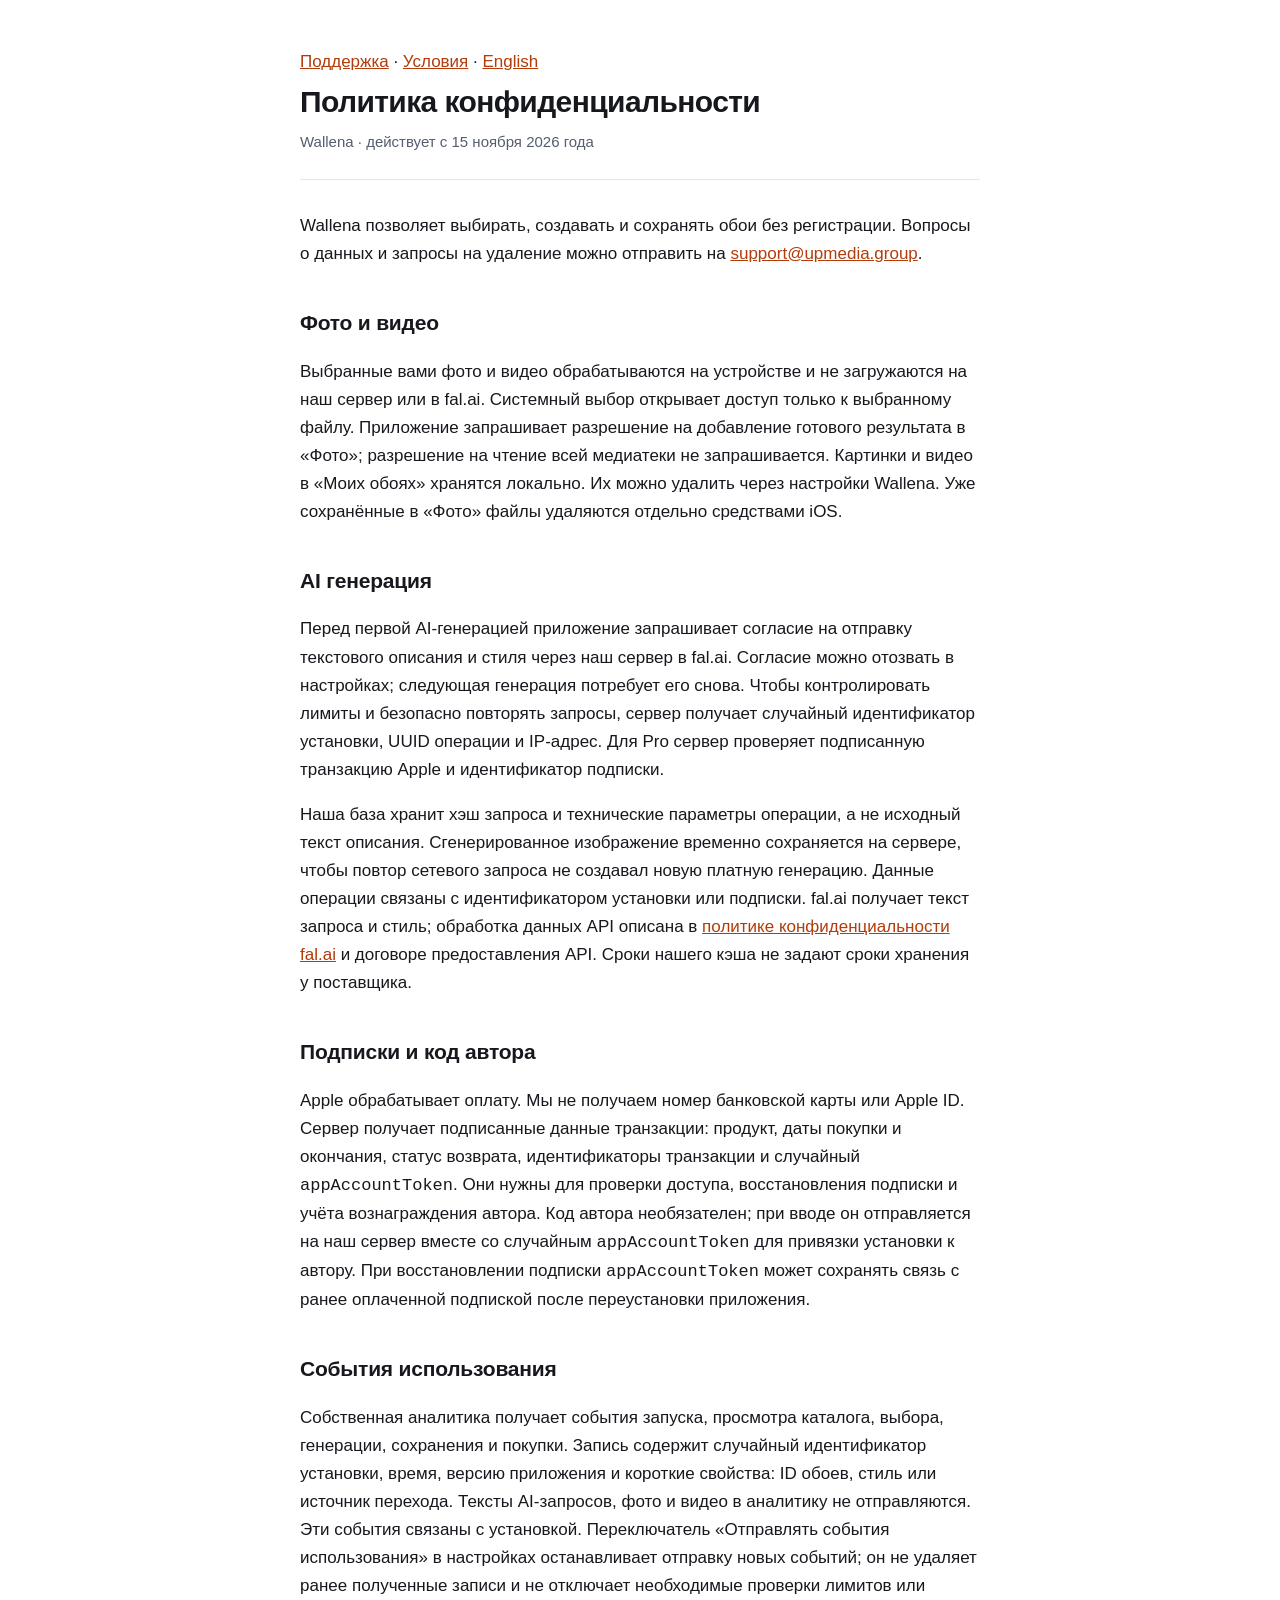
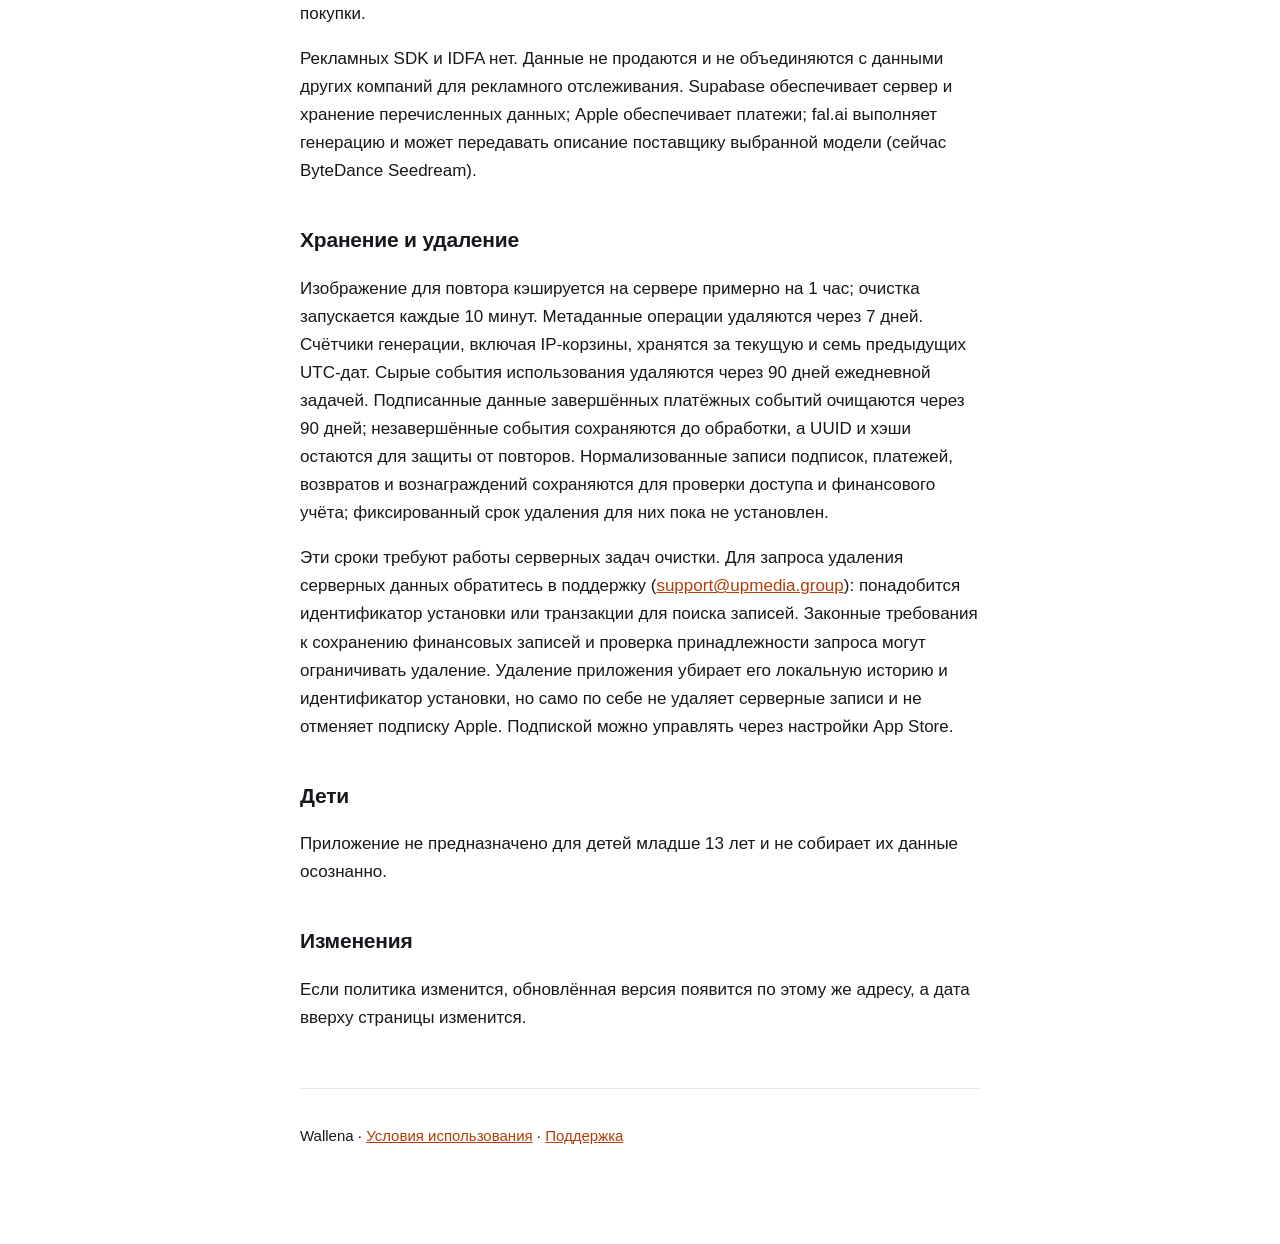
<file: wallena/privacy/ru/index.html>
<!doctype html>
<html lang="ru">
<head>
<meta charset="utf-8">
<meta name="viewport" content="width=device-width, initial-scale=1">
<title>Политика конфиденциальности — Wallena</title>
<link rel="stylesheet" href="../../../style.css">
</head>
<body>
<main>
<header>
  <a class="back" href="../../support/ru/">Поддержка</a> · <a href="../../terms/ru/">Условия</a> · <a href="../">English</a>
  <h1>Политика конфиденциальности</h1>
  <p class="meta">Wallena · действует с 15 ноября 2026 года</p>
</header>

<p>Wallena позволяет выбирать, создавать и сохранять обои без регистрации. Вопросы о данных и запросы на удаление можно отправить на <a href="mailto:support@upmedia.group">support@upmedia.group</a>.</p>

<h2>Фото и видео</h2>
<p>Выбранные вами фото и видео обрабатываются на устройстве и не загружаются на наш сервер или в fal.ai. Системный выбор открывает доступ только к выбранному файлу. Приложение запрашивает разрешение на добавление готового результата в «Фото»; разрешение на чтение всей медиатеки не запрашивается. Картинки и видео в «Моих обоях» хранятся локально. Их можно удалить через настройки Wallena. Уже сохранённые в «Фото» файлы удаляются отдельно средствами iOS.</p>

<h2>AI генерация</h2>
<p>Перед первой AI-генерацией приложение запрашивает согласие на отправку текстового описания и стиля через наш сервер в fal.ai. Согласие можно отозвать в настройках; следующая генерация потребует его снова. Чтобы контролировать лимиты и безопасно повторять запросы, сервер получает случайный идентификатор установки, UUID операции и IP-адрес. Для Pro сервер проверяет подписанную транзакцию Apple и идентификатор подписки.</p>
<p>Наша база хранит хэш запроса и технические параметры операции, а не исходный текст описания. Сгенерированное изображение временно сохраняется на сервере, чтобы повтор сетевого запроса не создавал новую платную генерацию. Данные операции связаны с идентификатором установки или подписки. fal.ai получает текст запроса и стиль; обработка данных API описана в <a href="https://fal.ai/legal/privacy-policy" rel="noopener">политике конфиденциальности fal.ai</a> и договоре предоставления API. Сроки нашего кэша не задают сроки хранения у поставщика.</p>

<h2>Подписки и код автора</h2>
<p>Apple обрабатывает оплату. Мы не получаем номер банковской карты или Apple ID. Сервер получает подписанные данные транзакции: продукт, даты покупки и окончания, статус возврата, идентификаторы транзакции и случайный <code>appAccountToken</code>. Они нужны для проверки доступа, восстановления подписки и учёта вознаграждения автора. Код автора необязателен; при вводе он отправляется на наш сервер вместе со случайным <code>appAccountToken</code> для привязки установки к автору. При восстановлении подписки <code>appAccountToken</code> может сохранять связь с ранее оплаченной подпиской после переустановки приложения.</p>

<h2>События использования</h2>
<p>Собственная аналитика получает события запуска, просмотра каталога, выбора, генерации, сохранения и покупки. Запись содержит случайный идентификатор установки, время, версию приложения и короткие свойства: ID обоев, стиль или источник перехода. Тексты AI-запросов, фото и видео в аналитику не отправляются. Эти события связаны с установкой. Переключатель «Отправлять события использования» в настройках останавливает отправку новых событий; он не удаляет ранее полученные записи и не отключает необходимые проверки лимитов или покупки.</p>
<p>Рекламных SDK и IDFA нет. Данные не продаются и не объединяются с данными других компаний для рекламного отслеживания. Supabase обеспечивает сервер и хранение перечисленных данных; Apple обеспечивает платежи; fal.ai выполняет генерацию и может передавать описание поставщику выбранной модели (сейчас ByteDance Seedream).</p>

<h2>Хранение и удаление</h2>
<p>Изображение для повтора кэшируется на сервере примерно на 1 час; очистка запускается каждые 10 минут. Метаданные операции удаляются через 7 дней. Счётчики генерации, включая IP-корзины, хранятся за текущую и семь предыдущих UTC-дат. Сырые события использования удаляются через 90 дней ежедневной задачей. Подписанные данные завершённых платёжных событий очищаются через 90 дней; незавершённые события сохраняются до обработки, а UUID и хэши остаются для защиты от повторов. Нормализованные записи подписок, платежей, возвратов и вознаграждений сохраняются для проверки доступа и финансового учёта; фиксированный срок удаления для них пока не установлен.</p>
<p>Эти сроки требуют работы серверных задач очистки. Для запроса удаления серверных данных обратитесь в поддержку (<a href="mailto:support@upmedia.group">support@upmedia.group</a>): понадобится идентификатор установки или транзакции для поиска записей. Законные требования к сохранению финансовых записей и проверка принадлежности запроса могут ограничивать удаление. Удаление приложения убирает его локальную историю и идентификатор установки, но само по себе не удаляет серверные записи и не отменяет подписку Apple. Подпиской можно управлять через настройки App Store.</p>

<h2>Дети</h2>
<p>Приложение не предназначено для детей младше 13 лет и не собирает их данные осознанно.</p>

<h2>Изменения</h2>
<p>Если политика изменится, обновлённая версия появится по этому же адресу, а дата вверху страницы изменится.</p>

<footer>
  <p>Wallena · <a href="../../terms/ru/">Условия использования</a> · <a href="../../support/ru/">Поддержка</a></p>
</footer>
</main>
</body>
</html>
</file>
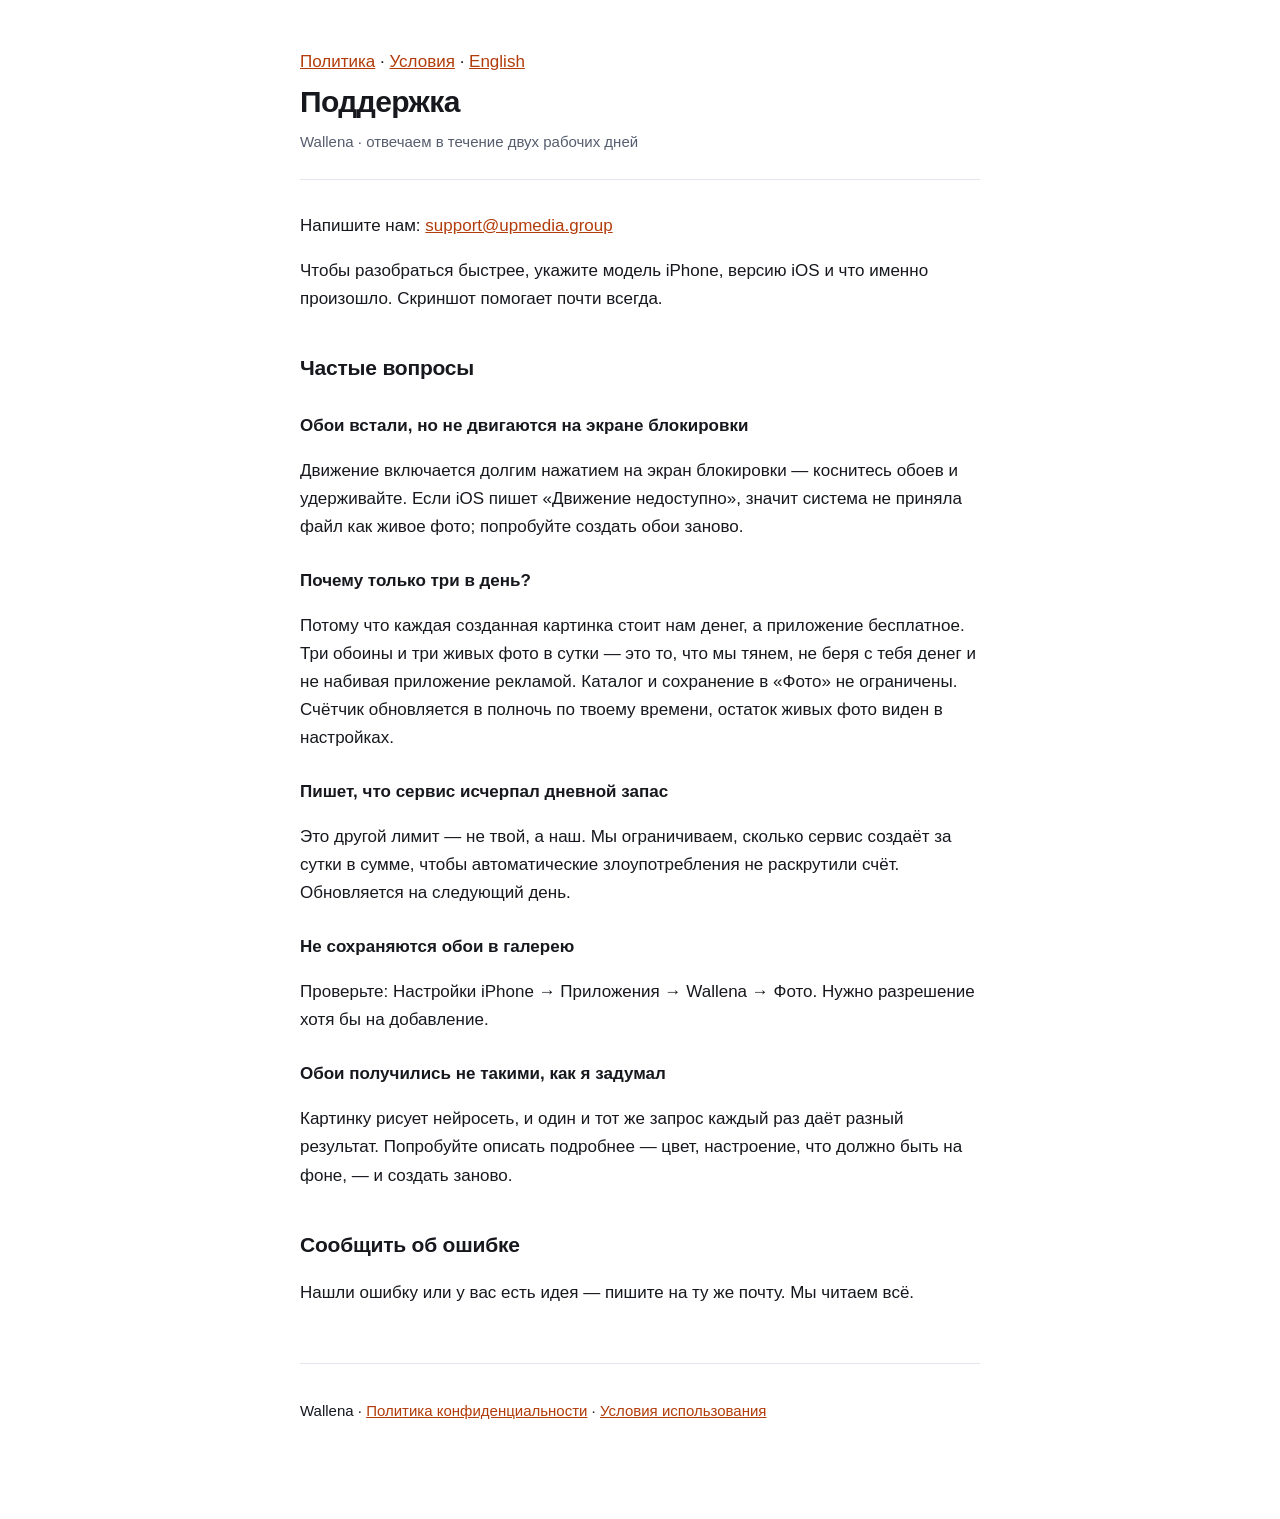
<file: wallena/support/ru/index.html>
<!doctype html>
<html lang="ru">
<head>
<meta charset="utf-8">
<meta name="viewport" content="width=device-width, initial-scale=1">
<title>Поддержка — Wallena</title>
<link rel="stylesheet" href="../../../style.css">
</head>
<body>
<main>
<header>
  <a class="back" href="../../privacy/ru/">Политика</a> · <a href="../../terms/ru/">Условия</a> · <a href="../">English</a>
  <h1>Поддержка</h1>
  <p class="meta">Wallena · отвечаем в течение двух рабочих дней</p>
</header>

<p>Напишите нам: <a href="mailto:support@upmedia.group">support@upmedia.group</a></p>
<p>Чтобы разобраться быстрее, укажите модель iPhone, версию iOS и что именно произошло. Скриншот помогает почти всегда.</p>

<h2>Частые вопросы</h2>

<h3>Обои встали, но не двигаются на экране блокировки</h3>
<p>Движение включается долгим нажатием на экран блокировки — коснитесь обоев и удерживайте. Если iOS пишет «Движение недоступно», значит система не приняла файл как живое фото; попробуйте создать обои заново.</p>

<h3>Почему только три в день?</h3>
<p>Потому что каждая созданная картинка стоит нам денег, а приложение
бесплатное. Три обоины и три живых фото в сутки — это то, что мы тянем, не беря
с тебя денег и не набивая приложение рекламой. Каталог и сохранение в «Фото» не
ограничены. Счётчик обновляется в полночь по твоему времени, остаток живых фото
виден в настройках.</p>

<h3>Пишет, что сервис исчерпал дневной запас</h3>
<p>Это другой лимит — не твой, а наш. Мы ограничиваем, сколько сервис создаёт за
сутки в сумме, чтобы автоматические злоупотребления не раскрутили счёт.
Обновляется на следующий день.</p>

<h3>Не сохраняются обои в галерею</h3>
<p>Проверьте: Настройки iPhone → Приложения → Wallena → Фото. Нужно разрешение хотя бы на добавление.</p>

<h3>Обои получились не такими, как я задумал</h3>
<p>Картинку рисует нейросеть, и один и тот же запрос каждый раз даёт разный результат. Попробуйте описать подробнее — цвет, настроение, что должно быть на фоне, — и создать заново.</p>

<h2>Сообщить об ошибке</h2>
<p>Нашли ошибку или у вас есть идея — пишите на ту же почту. Мы читаем всё.</p>

<footer>
  <p>Wallena · <a href="../../privacy/ru/">Политика конфиденциальности</a> · <a href="../../terms/ru/">Условия использования</a></p>
</footer>
</main>
</body>
</html>
</file>
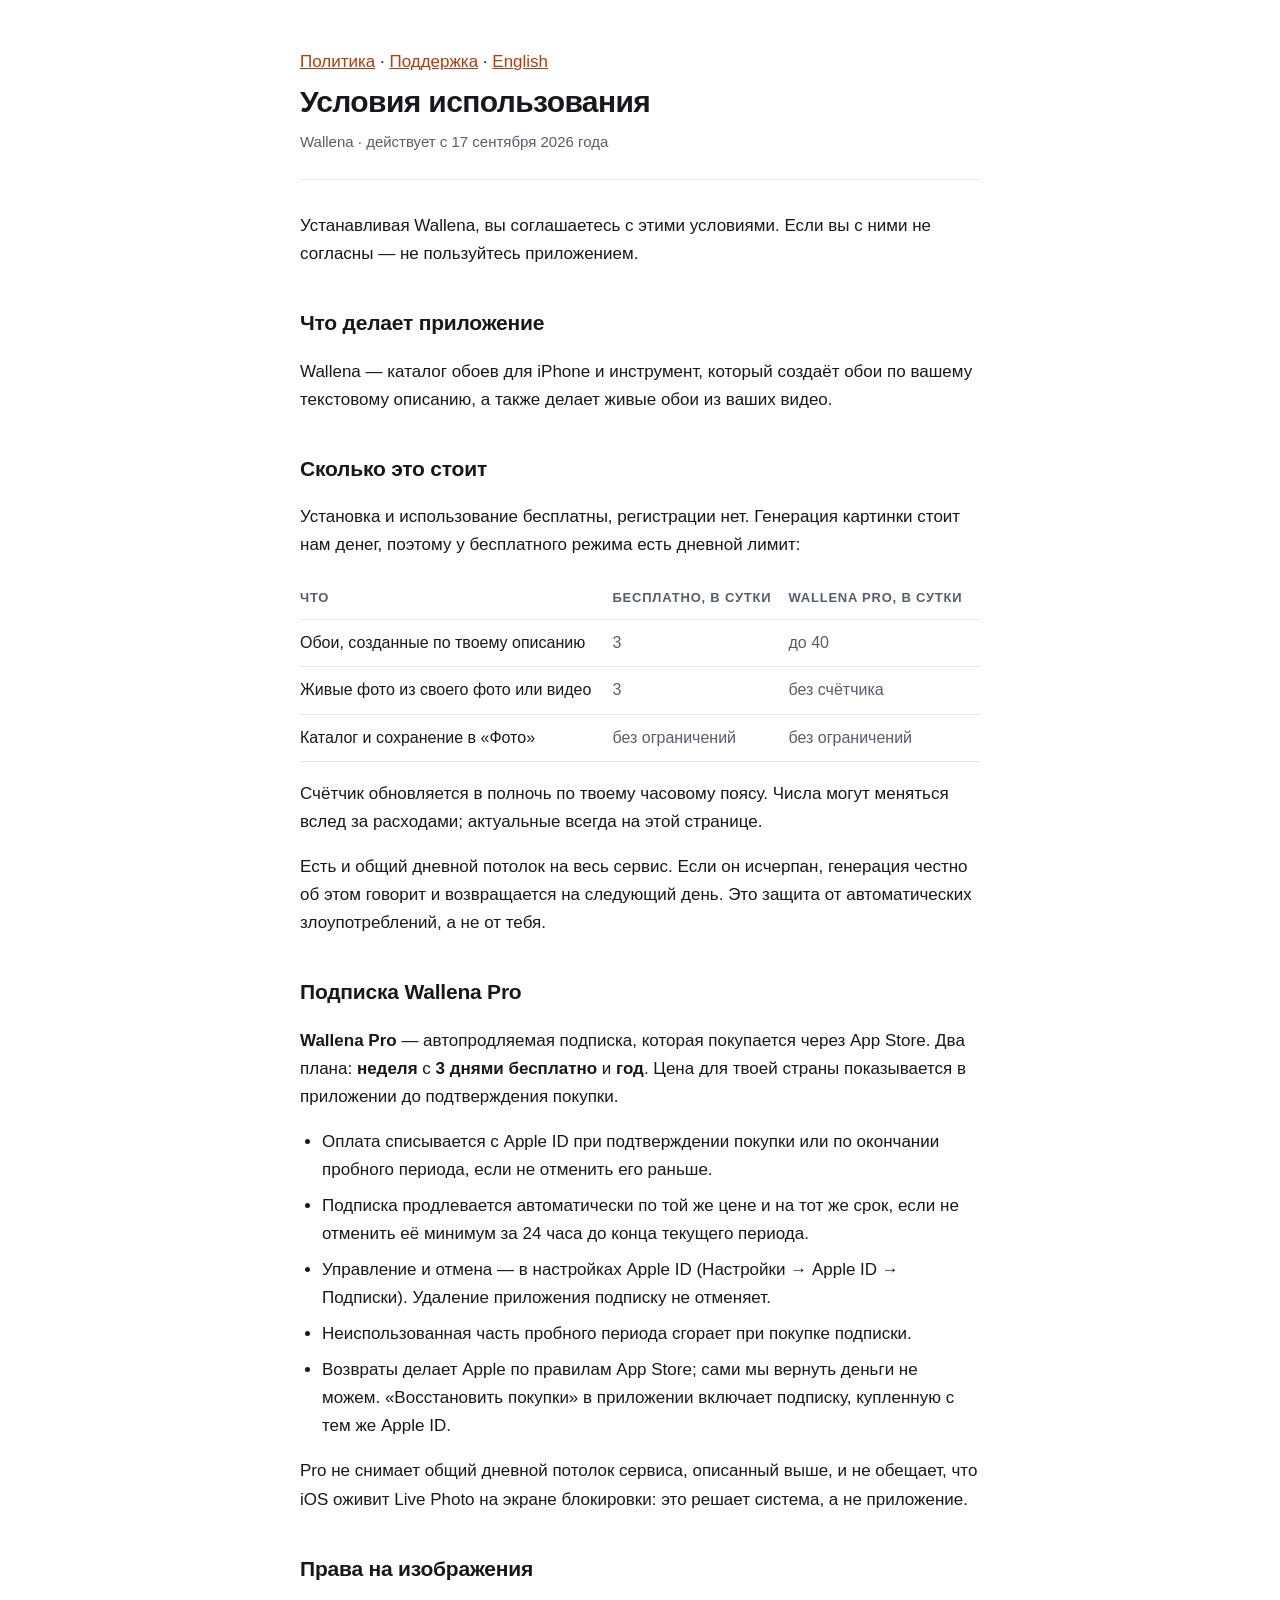
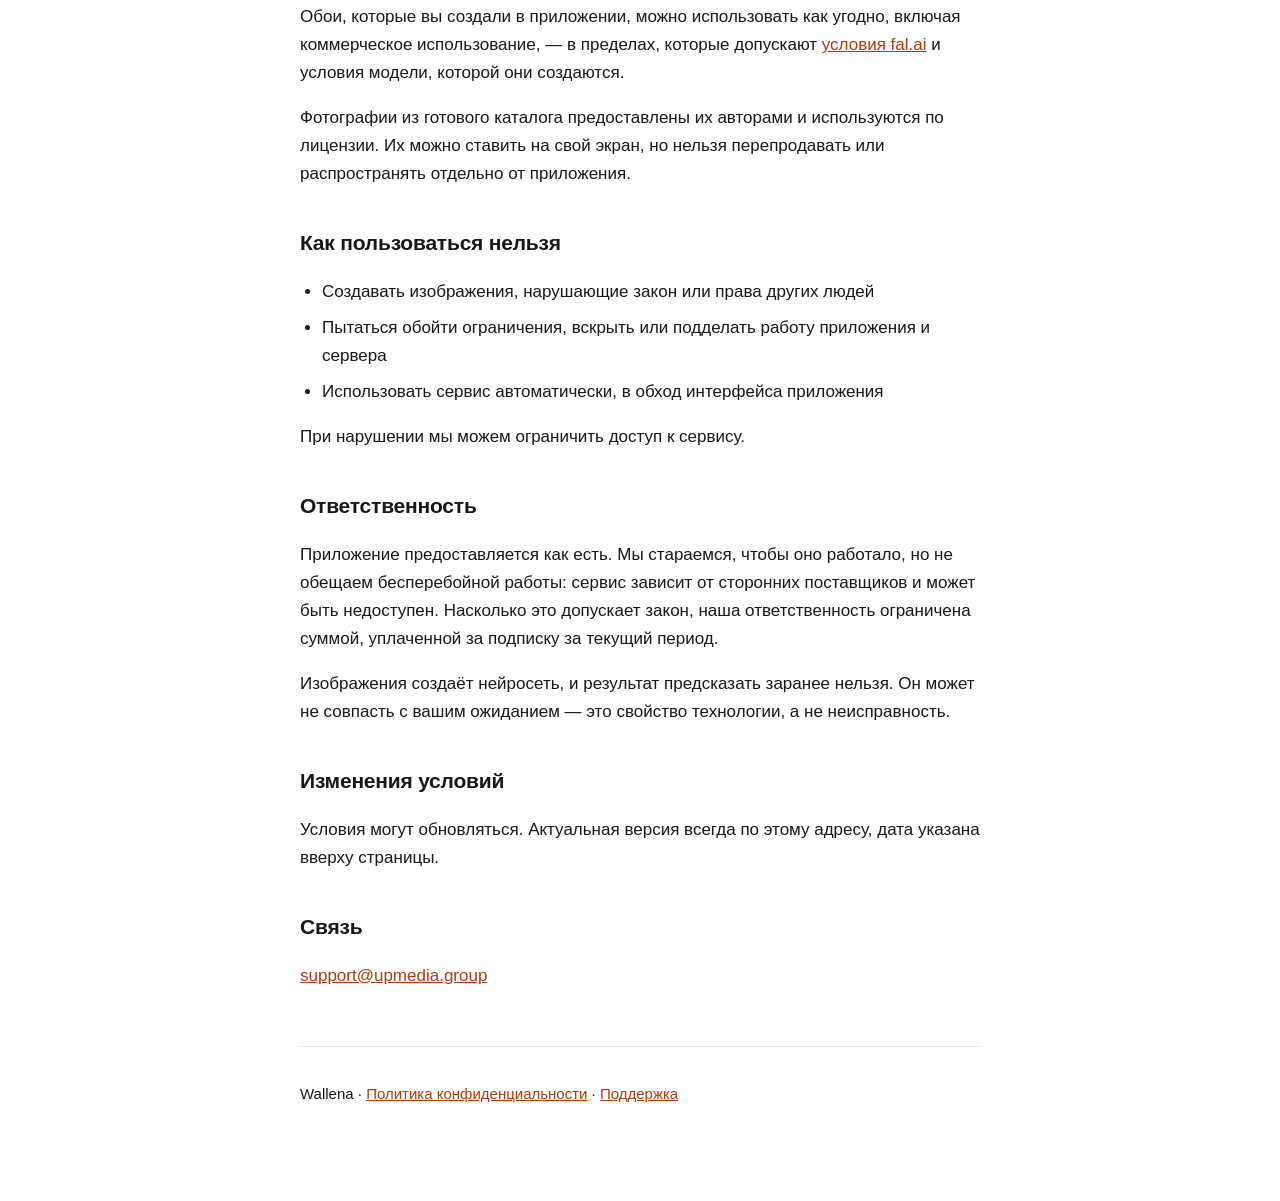
<file: wallena/terms/ru/index.html>
<!doctype html>
<html lang="ru">
<head>
<meta charset="utf-8">
<meta name="viewport" content="width=device-width, initial-scale=1">
<title>Условия использования — Wallena</title>
<link rel="stylesheet" href="../../../style.css">
</head>
<body>
<main>
<header>
  <a class="back" href="../../privacy/ru/">Политика</a> · <a href="../../support/ru/">Поддержка</a> · <a href="../">English</a>
  <h1>Условия использования</h1>
  <p class="meta">Wallena · действует с 17 сентября 2026 года</p>
</header>

<p>Устанавливая Wallena, вы соглашаетесь с этими условиями. Если вы с ними не согласны — не пользуйтесь приложением.</p>

<h2>Что делает приложение</h2>
<p>Wallena — каталог обоев для iPhone и инструмент, который создаёт обои по вашему текстовому описанию, а также делает живые обои из ваших видео.</p>

<h2>Сколько это стоит</h2>
<p>Установка и использование бесплатны, регистрации нет. Генерация картинки
стоит нам денег, поэтому у бесплатного режима есть дневной лимит:</p>
<table>
  <tr><th>Что</th><th>Бесплатно, в сутки</th><th>Wallena Pro, в сутки</th></tr>
  <tr><td>Обои, созданные по твоему описанию</td><td>3</td><td>до 40</td></tr>
  <tr><td>Живые фото из своего фото или видео</td><td>3</td><td>без счётчика</td></tr>
  <tr><td>Каталог и сохранение в «Фото»</td><td>без ограничений</td><td>без ограничений</td></tr>
</table>
<p>Счётчик обновляется в полночь по твоему часовому поясу. Числа могут меняться
вслед за расходами; актуальные всегда на этой странице.</p>
<p>Есть и общий дневной потолок на весь сервис. Если он исчерпан, генерация
честно об этом говорит и возвращается на следующий день. Это защита от
автоматических злоупотреблений, а не от тебя.</p>

<h2>Подписка Wallena Pro</h2>
<p><strong>Wallena Pro</strong> — автопродляемая подписка, которая покупается
через App Store. Два плана: <strong>неделя</strong> с <strong>3 днями
бесплатно</strong> и <strong>год</strong>. Цена для твоей страны показывается
в приложении до подтверждения покупки.</p>
<ul>
  <li>Оплата списывается с Apple ID при подтверждении покупки или по окончании
  пробного периода, если не отменить его раньше.</li>
  <li>Подписка продлевается автоматически по той же цене и на тот же срок, если
  не отменить её минимум за 24 часа до конца текущего периода.</li>
  <li>Управление и отмена — в настройках Apple ID (Настройки → Apple ID →
  Подписки). Удаление приложения подписку не отменяет.</li>
  <li>Неиспользованная часть пробного периода сгорает при покупке подписки.</li>
  <li>Возвраты делает Apple по правилам App Store; сами мы вернуть деньги не
  можем. «Восстановить покупки» в приложении включает подписку, купленную с тем
  же Apple ID.</li>
</ul>
<p>Pro не снимает общий дневной потолок сервиса, описанный выше, и не обещает,
что iOS оживит Live Photo на экране блокировки: это решает система, а не приложение.</p>

<h2>Права на изображения</h2>
<p>Обои, которые вы создали в приложении, можно использовать как угодно, включая коммерческое использование, — в пределах, которые допускают <a href="https://fal.ai/legal/terms-of-service" rel="noopener">условия fal.ai</a> и условия модели, которой они создаются.</p>
<p>Фотографии из готового каталога предоставлены их авторами и используются по лицензии. Их можно ставить на свой экран, но нельзя перепродавать или распространять отдельно от приложения.</p>

<h2>Как пользоваться нельзя</h2>
<ul>
  <li>Создавать изображения, нарушающие закон или права других людей</li>
  <li>Пытаться обойти ограничения, вскрыть или подделать работу приложения и сервера</li>
  <li>Использовать сервис автоматически, в обход интерфейса приложения</li>
</ul>
<p>При нарушении мы можем ограничить доступ к сервису.</p>

<h2>Ответственность</h2>
<p>Приложение предоставляется как есть. Мы стараемся, чтобы оно работало, но не обещаем бесперебойной работы: сервис зависит от сторонних поставщиков и может быть недоступен. Насколько это допускает закон, наша ответственность ограничена суммой, уплаченной за подписку за текущий период.</p>
<p>Изображения создаёт нейросеть, и результат предсказать заранее нельзя. Он может не совпасть с вашим ожиданием — это свойство технологии, а не неисправность.</p>

<h2>Изменения условий</h2>
<p>Условия могут обновляться. Актуальная версия всегда по этому адресу, дата указана вверху страницы.</p>

<h2>Связь</h2>
<p><a href="mailto:support@upmedia.group">support@upmedia.group</a></p>

<footer>
  <p>Wallena · <a href="../../privacy/ru/">Политика конфиденциальности</a> · <a href="../../support/ru/">Поддержка</a></p>
</footer>
</main>
</body>
</html>
</file>
<file: style.css>
:root {
  --bg: #ffffff; --ink: #16181d; --soft: #555d6e; --line: #e3e6ec; --accent: #b23c0a;
}
@media (prefers-color-scheme: dark) {
  :root { --bg: #101216; --ink: #edeff3; --soft: #98a1b2; --line: #262b35; --accent: #ee9b3e; }
}
* { box-sizing: border-box; }
body {
  background: var(--bg); color: var(--ink); margin: 0; padding: 0 20px 80px;
  font: 17px/1.65 -apple-system, BlinkMacSystemFont, "Segoe UI", Roboto, sans-serif;
  -webkit-text-size-adjust: 100%;
}
main { max-width: 680px; margin: 0 auto; }
header { padding: 48px 0 24px; border-bottom: 1px solid var(--line); margin-bottom: 32px; }
h1 { font-size: 30px; line-height: 1.2; margin: 0 0 10px; letter-spacing: -0.02em; }
h2 { font-size: 21px; margin: 38px 0 12px; letter-spacing: -0.01em; }
h3 { font-size: 17px; margin: 26px 0 8px; }
p, li { color: var(--ink); }
.meta { color: var(--soft); font-size: 15px; margin: 0; }
ul { padding-left: 22px; }
li { margin-bottom: 8px; }
a { color: var(--accent); }
strong { font-weight: 600; }
table { width: 100%; border-collapse: collapse; margin: 18px 0; font-size: 16px; }
th, td { text-align: left; padding: 10px 12px 10px 0; border-bottom: 1px solid var(--line); vertical-align: top; }
th { font-size: 13px; text-transform: uppercase; letter-spacing: 0.06em; color: var(--soft); font-weight: 600; }
td { color: var(--soft); } td:first-child { color: var(--ink); }
footer { margin-top: 56px; padding-top: 20px; border-top: 1px solid var(--line); color: var(--soft); font-size: 15px; }
.back { display: inline-block; margin-bottom: 8px; }
</file>
